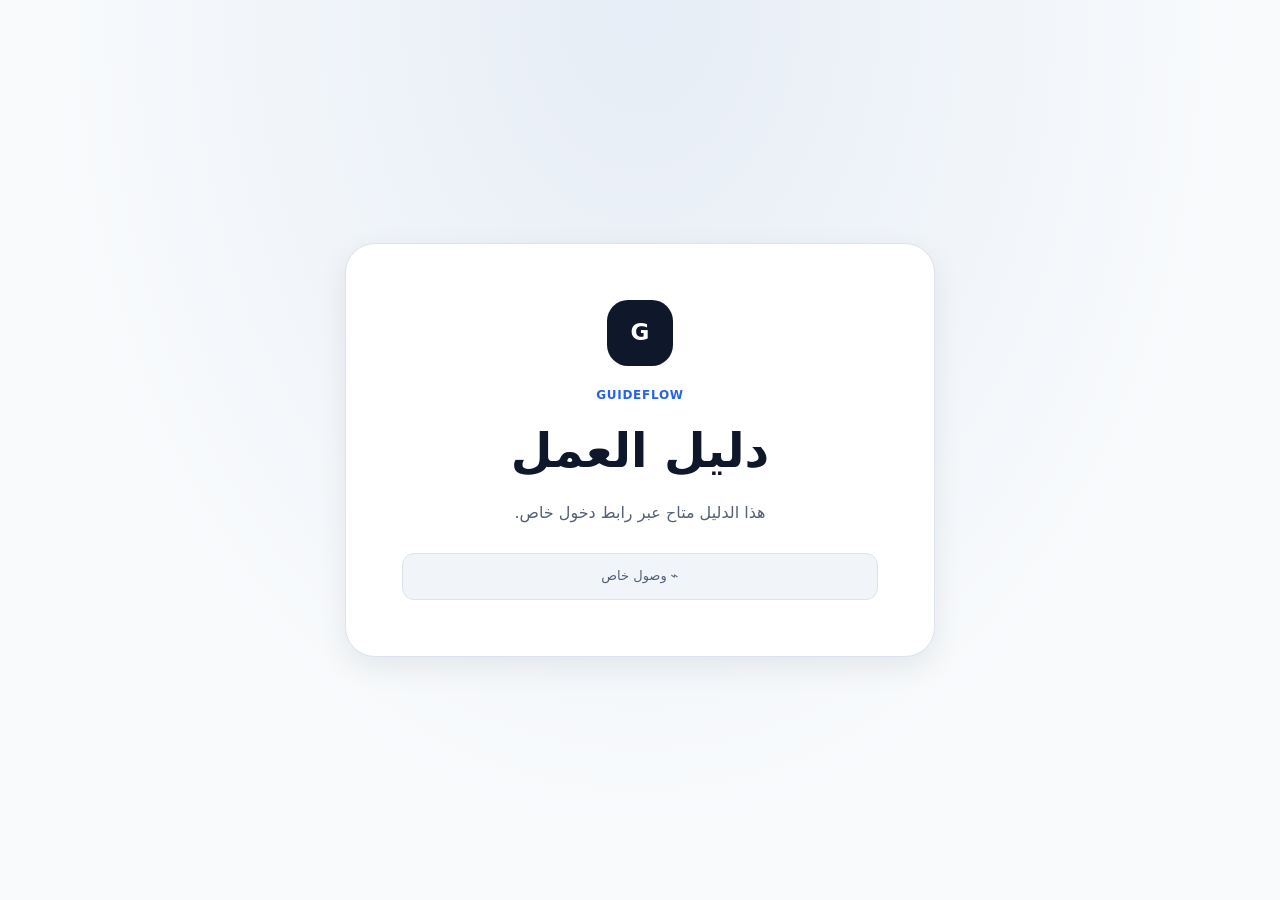
<file: index.html>
<!doctype html>
<html lang="ar" dir="rtl">
<head>
  <meta charset="utf-8" />
  <meta name="viewport" content="width=device-width,initial-scale=1" />
  <meta name="color-scheme" content="light dark" />
  <meta name="robots" content="noindex,nofollow" />
  <meta http-equiv="Cache-Control" content="no-cache, no-store, must-revalidate" />
  <meta http-equiv="Pragma" content="no-cache" />
  <meta http-equiv="Expires" content="0" />
  <title>GuideFlow</title>
  <link rel="stylesheet" href="./design-tokens.css?v=20260918-1" />
  <link rel="stylesheet" href="./styles.css?v=20260916-9" />
  <link rel="stylesheet" href="./enhancements.css?v=20260916-9" />
  <link rel="stylesheet" href="./lesson-v2.css?v=20260916-9" />
  <link rel="stylesheet" href="./student-premium-theme.css?v=20260918-1" />
</head>
<body>
  <div id="app">
    <div class="boot"><div class="brand-mark">G</div><p>GuideFlow</p><span>Loading…</span></div>
  </div>
  <script src="./access-policy.js?v=20260916-9"></script>
  <script src="./release-runtime.js?v=20260916-9"></script>
  <script src="./media-config.js?v=20260916-3"></script>
  <script src="./media-runtime.js?v=20260916-9"></script>
  <script src="./lesson-v2-runtime.js?v=20260916-12"></script>
  <script src="./adspower-runtime.js?v=20260916-1"></script>
  <script src="./owner-preview.js?v=20260919-1"></script>
  <script type="module" src="./app.js?v=20260918-1"></script>
  <script src="./student-experience.js?v=20260918-1" defer></script>
</body>
</html>
</file>
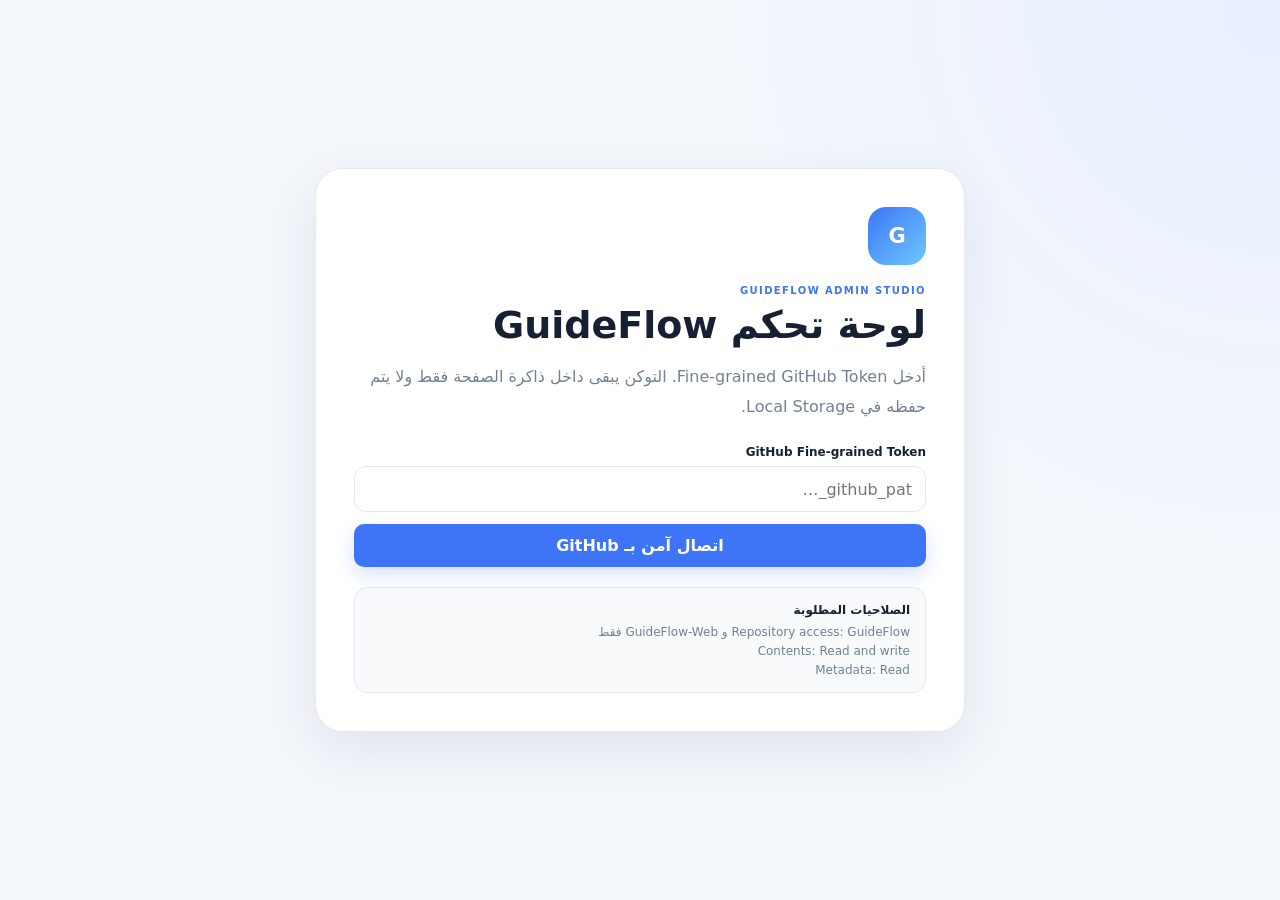
<file: admin.html>
<!doctype html>
<html lang="ar" dir="rtl">
<head>
  <meta charset="utf-8" />
  <meta name="viewport" content="width=device-width,initial-scale=1" />
  <meta name="robots" content="noindex,nofollow" />
  <meta http-equiv="Cache-Control" content="no-cache, no-store, must-revalidate" />
  <meta http-equiv="Pragma" content="no-cache" />
  <meta http-equiv="Expires" content="0" />
  <title>GuideFlow Admin Studio</title>
  <link rel="stylesheet" href="./design-tokens.css?v=20260918-1" />
  <link rel="stylesheet" href="./admin-premium-theme.css?v=20260918-1" />
  <link rel="stylesheet" href="./admin-premium-layout.css?v=20260918-1" />
  <link rel="stylesheet" href="./admin-dashboard-premium.css?v=20260918-2" />
  <link rel="stylesheet" href="./admin-content-premium.css?v=20260918-3" />
  <link rel="stylesheet" href="./admin-access-agreements-premium.css?v=20260918-4" />
  <link rel="stylesheet" href="./admin.css?v=20260916-5" />
  <link rel="stylesheet" href="./admin-enhancements.css?v=20260916-5" />
  <link rel="stylesheet" href="./admin-v2.css?v=20260916-5" />
  <link rel="stylesheet" href="./admin-link-manager.css?v=20260916-2" />
  <link rel="stylesheet" href="./agreements.css?v=20260917-1" />
</head>
<body>
  <div id="adminApp"></div>
  <script src="./admin-conflict-retry.js?v=20260917-1"></script>
  <script src="./admin-release-runtime.js?v=20260916-5"></script>
  <script src="./admin-publish-status.js?v=20260916-5"></script>
  <script src="./admin-simple-confirm.js?v=20260916-5"></script>
  <script src="./admin-link-manager.js?v=20260916-2"></script>
  <script type="module" src="./admin-v2.js?v=20260917-1"></script>
</body>
</html>
</file>
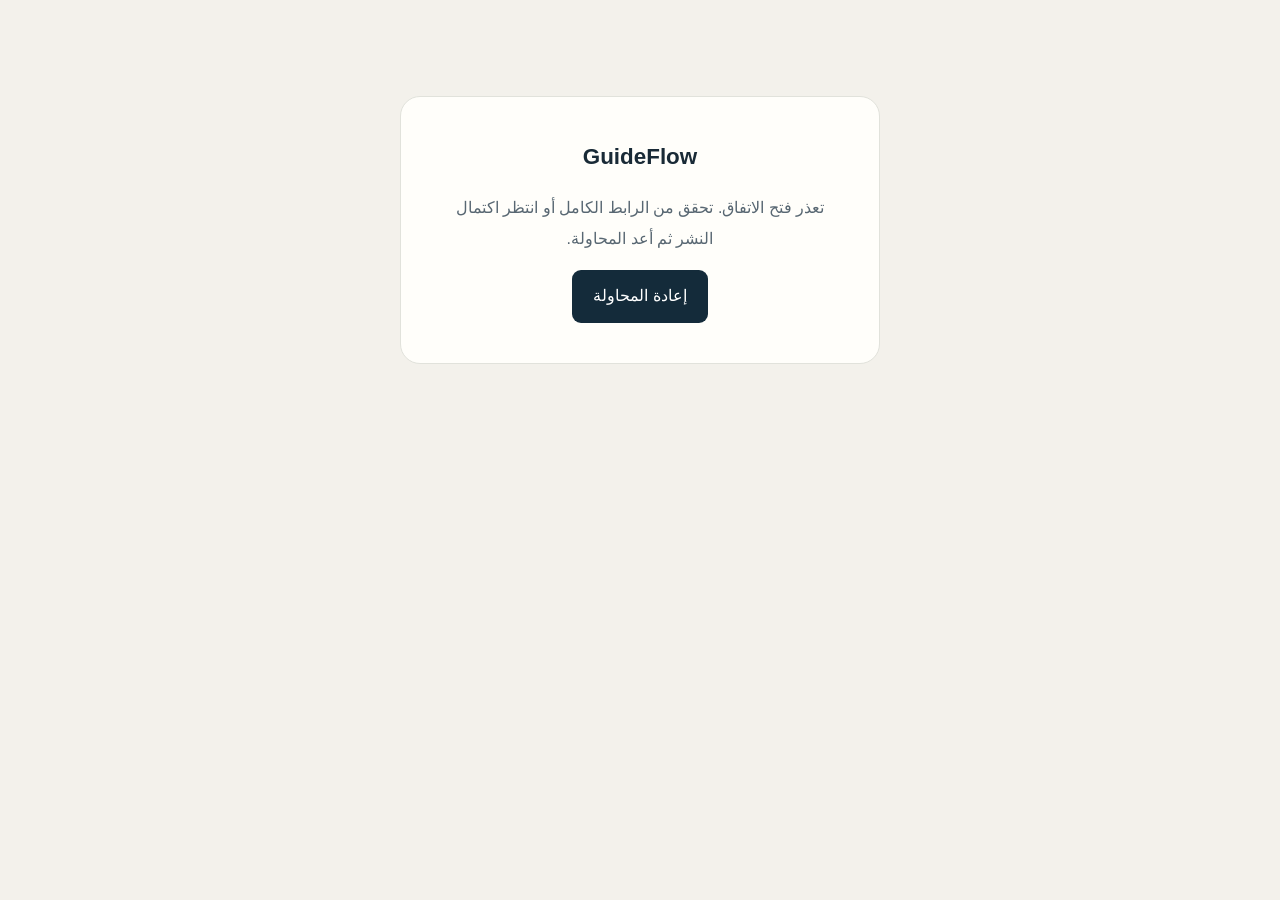
<file: agreement.html>
<!doctype html>
<html lang="ar" dir="rtl">
<head>
  <meta charset="utf-8">
  <meta name="viewport" content="width=device-width, initial-scale=1">
  <meta name="robots" content="noindex,nofollow,noarchive">
  <meta name="referrer" content="no-referrer">
  <meta http-equiv="Content-Security-Policy" content="default-src 'none'; script-src 'self'; style-src 'self'; connect-src 'self'; img-src 'self'; base-uri 'none'; form-action 'none'">
  <title>GuideFlow — اتفاق شراء / Accord d’achat</title>
  <meta name="theme-color" content="#142b3a">
  <link rel="stylesheet" href="./agreement-theme.css?v=20260918-1">
</head>
<body class="agreement-page">
  <main id="agreementApp" class="agreement-document"><div class="agreement-loading" role="status"><span aria-hidden="true"></span>جارٍ فتح الاتفاق… / Chargement de l’accord…</div></main>
  <noscript>يرجى تفعيل JavaScript لعرض الاتفاق. / Activez JavaScript pour afficher l’accord.</noscript>
  <script type="module" src="./agreement-page.mjs?v=20260918-1"></script>
</body>
</html>
</file>
<file: design-tokens.css>
:root {
  /* GuideFlow Hybrid Premium Academy Design Tokens */
  --gf-bg: #f8fafc;
  --gf-surface: #ffffff;
  --gf-surface-muted: #f1f5f9;
  --gf-text: #0f172a;
  --gf-text-muted: #64748b;

  --gf-navy: #0f172a;
  --gf-primary: #2563eb;
  --gf-primary-soft: #dbeafe;
  --gf-gold: #c8a45d;

  --gf-success: #16a34a;
  --gf-warning: #d97706;
  --gf-danger: #dc2626;

  --gf-radius-sm: 8px;
  --gf-radius-md: 14px;
  --gf-radius-lg: 22px;

  --gf-shadow-sm: 0 1px 3px rgba(15, 23, 42, 0.08);
  --gf-shadow-md: 0 10px 30px rgba(15, 23, 42, 0.08);

  --gf-space-1: 4px;
  --gf-space-2: 8px;
  --gf-space-3: 12px;
  --gf-space-4: 16px;
  --gf-space-5: 24px;
  --gf-space-6: 32px;

  --gf-transition: 180ms ease;
}

/* Admin Studio theme foundation */
.admin-premium-card {
  background: var(--gf-surface);
  border-radius: var(--gf-radius-md);
  box-shadow: var(--gf-shadow-sm);
}

.gf-muted {
  color: var(--gf-text-muted);
}
</file>
<file: styles.css>
*{box-sizing:border-box}:root{--bg:#f6f8fb;--panel:#fff;--soft:#f3f6fa;--soft2:#eef3f8;--text:#172133;--muted:#7b8798;--line:#e7ebf0;--nav:#0b1420;--nav2:#131f2d;--blue:#3c78f4;--blue2:#6db8ff;--green:#19a677;--red:#ea5b68;--shadow:0 18px 48px rgba(24,37,56,.07)}body[data-theme="dark"]{--bg:#0b1118;--panel:#121923;--soft:#0e1620;--soft2:#15202c;--text:#eef3f8;--muted:#97a4b4;--line:#24303d;--nav:#060b11;--nav2:#0e1722;--shadow:0 18px 48px rgba(0,0,0,.28)}html{scroll-behavior:smooth}html,body{margin:0;min-height:100%;font-family:Inter,system-ui,-apple-system,"Segoe UI",Tahoma,Arial,sans-serif}body{background:var(--bg);color:var(--text);transition:background .2s,color .2s}button{font:inherit}.boot,.gate-shell{min-height:100vh;display:grid;place-items:center;padding:24px}.boot{gap:10px;align-content:center}.boot p{margin:8px 0 0;font-weight:800}.boot span{color:var(--muted);font-size:13px}.gate-card{width:min(590px,100%);padding:46px;border:1px solid #253142;border-radius:30px;background:linear-gradient(180deg,#151d28,#101720);box-shadow:0 28px 80px rgba(0,0,0,.32);text-align:center;color:#f7f9fc}.brand-mark{width:42px;height:42px;border-radius:13px;display:grid;place-items:center;background:linear-gradient(135deg,var(--blue),var(--blue2));font-weight:900;color:#fff;box-shadow:0 10px 24px rgba(61,117,246,.22)}.brand-mark.large{width:66px;height:66px;border-radius:21px;margin:0 auto 20px;font-size:23px}.eyebrow{display:block;color:#8bbcff;font-size:10px;font-weight:900;letter-spacing:.12em;text-transform:uppercase}.gate-card h1{font-size:48px;line-height:1.08;margin:12px 0 14px}.gate-card p{color:#aab6c5;line-height:1.9;margin:0 auto;max-width:450px}.security-note{margin-top:25px;padding:12px 14px;border-radius:12px;background:#0b131c;border:1px solid #243141;color:#a9bad1;font-size:13px}.danger-note{color:#ffc0c5;border-color:#56313a}.app-shell{min-height:100vh}.sidebar{position:fixed;inset-block:0;inset-inline-start:0;width:264px;background:linear-gradient(180deg,var(--nav),#08111b);color:#e6edf7;padding:20px 16px;overflow:auto;z-index:30;border-inline-end:1px solid rgba(255,255,255,.05)}.brand{display:flex;align-items:center;gap:11px;padding:0 5px 20px;border-bottom:1px solid rgba(255,255,255,.06)}.brand>div:last-child{display:flex;flex-direction:column;gap:2px}.brand strong{font-size:15px}.brand span{font-size:10px;color:#7f8da0}.sidebar nav{margin-top:16px}.nav-item,.lesson-link{width:100%;border:0;background:transparent;color:#dbe5f2;border-radius:9px;padding:10px 11px;display:flex;align-items:center;gap:9px;cursor:pointer;text-align:start}.nav-item:hover,.nav-item.active,.lesson-link:hover,.lesson-link.active{background:rgba(255,255,255,.055)}.side-label{font-size:9px;letter-spacing:.09em;text-transform:uppercase;color:#607087;margin:18px 7px 7px}.side-module{border:1px solid rgba(255,255,255,.045);background:rgba(255,255,255,.018);border-radius:12px;padding:10px;margin-top:7px}.side-module-title{display:flex;align-items:center;gap:8px;margin-bottom:5px}.side-module-title span{font-size:9px;color:#91a0b4;background:rgba(255,255,255,.06);padding:4px 6px;border-radius:6px}.side-module-title b{font-size:12px}.lesson-link{padding:8px 4px;font-size:12px;color:#aab6c6}.lesson-link i{width:7px;height:7px;border-radius:50%;background:#3d4a5b}.lesson-link.active i{background:#64b1ff;box-shadow:0 0 0 4px rgba(100,177,255,.1)}.private-box{margin-top:20px;padding:10px 11px;border-radius:11px;border:1px solid rgba(255,255,255,.045);background:transparent;display:flex;gap:9px;align-items:center;opacity:.72}.private-box>span{width:28px;height:28px;border-radius:8px;background:#111e30;color:#5fa8ef;display:grid;place-items:center;font-size:12px}.private-box div{display:flex;flex-direction:column}.private-box b{font-size:11px}.private-box small{color:#768598;margin-top:2px;line-height:1.35;font-size:9px}.main-area{margin-inline-start:264px;min-height:100vh}.topbar{height:58px;position:sticky;top:0;z-index:20;background:color-mix(in srgb,var(--bg) 92%,transparent);backdrop-filter:blur(14px);border-bottom:1px solid var(--line);display:flex;justify-content:space-between;align-items:center;padding:0 24px}.crumb{display:flex;align-items:center;gap:7px;color:var(--muted);font-size:12px}.crumb em{font-style:normal;opacity:.45}.crumb strong{color:var(--text);max-width:520px;white-space:nowrap;overflow:hidden;text-overflow:ellipsis}.top-actions{display:flex;gap:7px}.top-actions button,.back-btn{height:34px;border-radius:9px;border:1px solid var(--line);background:var(--panel);color:var(--text);padding:0 11px;cursor:pointer}.top-actions button:last-child{width:34px;padding:0}.page-wrap{max-width:1380px;margin:auto;padding:28px 32px 42px}.hero{min-height:410px;border-radius:26px;padding:44px 46px;color:#fff;background:linear-gradient(135deg,#102742,#16436f 56%,#2865a7);display:grid;grid-template-columns:1.05fr .95fr;gap:40px;align-items:center;position:relative;overflow:hidden;box-shadow:var(--shadow)}.hero:after{content:"";position:absolute;width:500px;height:500px;border-radius:50%;background:rgba(255,255,255,.045);inset-inline-end:-180px;top:-220px}.hero-copy{position:relative;z-index:2}.hero-copy h1{font-size:clamp(40px,5vw,70px);line-height:1.08;margin:10px 0 15px;max-width:760px}.hero-copy p{font-size:16px;line-height:1.85;color:#d5e2f0;max-width:650px}.primary-btn{margin-top:18px;border:0;background:#fff;color:#17375f;border-radius:11px;padding:12px 16px;font-weight:800;display:flex;align-items:center;gap:16px;cursor:pointer}.hero-art{position:relative;z-index:2;display:grid;place-items:center}.art-window{width:min(500px,100%);height:278px;border-radius:19px;background:#0a131e;border:1px solid rgba(255,255,255,.09);box-shadow:0 24px 58px rgba(0,0,0,.26);overflow:hidden;transform:rotate(-1deg)}.art-bar{height:34px;background:#111c2a;display:flex;gap:6px;align-items:center;padding:0 12px}.art-bar i{width:8px;height:8px;border-radius:50%;background:#516278}.art-body{height:244px;display:grid;grid-template-columns:70px 1fr}.art-side{background:#0f1926;border-inline-end:1px solid rgba(255,255,255,.05)}.art-main{padding:22px}.art-main>span{display:block;height:10px;border-radius:99px;background:#233750;margin-bottom:10px}.art-main>span:first-child{width:54%}.art-main>span:nth-child(2){width:34%}.art-cards{display:grid;grid-template-columns:repeat(3,1fr);gap:9px;margin:19px 0}.art-cards b{height:58px;border-radius:9px;background:#142842;border:1px solid #204166}.art-screen{height:78px;border-radius:11px;background:linear-gradient(135deg,#17314f,#22588f)}.badge{position:absolute;font-style:normal;background:#fff;color:#163454;border-radius:9px;padding:7px 10px;font-size:11px;font-weight:900;box-shadow:0 10px 24px rgba(0,0,0,.18)}.badge.b1{top:22px;inset-inline-end:0}.badge.b2{bottom:22px;inset-inline-start:0}.section-head{display:flex;align-items:end;justify-content:space-between;margin:36px 2px 14px}.section-head h2{font-size:27px;margin:6px 0}.dark-eye{color:var(--blue)}.version{font-size:11px;color:var(--muted);border:1px solid var(--line);padding:6px 9px;border-radius:8px}.module-list{display:flex;flex-direction:column;gap:8px}.module-row{display:grid;grid-template-columns:48px 1fr auto;gap:14px;align-items:center;background:var(--panel);border:1px solid var(--line);border-radius:14px;padding:17px 18px}.module-no{font-size:11px;font-weight:900;color:var(--muted)}.module-copy{display:flex;flex-direction:column;gap:8px}.module-copy strong{font-size:16px}.module-copy div{display:flex;gap:7px;flex-wrap:wrap}.module-copy button{border:0;background:var(--soft);color:var(--text);border-radius:999px;padding:7px 10px;cursor:pointer;font-size:11px}.module-copy button:hover{background:var(--soft2)}.available{font-size:10px;font-weight:800;color:#2563eb;background:#eaf2ff;padding:6px 9px;border-radius:999px}.back-btn{margin-bottom:14px}.lesson-intro{padding:8px 2px 24px;border-bottom:1px solid var(--line)}.lesson-meta{display:flex;align-items:center;gap:8px}.lesson-meta span{font-size:10px;background:var(--text);color:var(--panel);padding:5px 8px;border-radius:7px;font-weight:900}.lesson-meta b{font-size:10px;color:var(--muted);letter-spacing:.1em}.lesson-intro h1{font-size:clamp(38px,4.4vw,64px);line-height:1.1;margin:14px 0 12px;max-width:900px}.lesson-intro>p{font-size:16px;line-height:1.8;color:var(--muted);max-width:860px}.stats{display:grid;grid-template-columns:1.5fr .65fr .65fr;gap:0;margin-top:22px;border-top:1px solid var(--line);border-bottom:1px solid var(--line)}.stats div{padding:14px 18px 14px 0;display:flex;flex-direction:column;gap:5px;background:transparent}.stats div+div{border-inline-start:1px solid var(--line);padding-inline-start:18px}.stats span{font-size:10px;color:var(--muted)}.stats strong{font-size:13px;line-height:1.5}.visual-card{margin-top:24px;background:var(--panel);border:0;border-radius:20px;padding:20px;box-shadow:var(--shadow)}.visual-title{margin-bottom:14px}.visual-title h2{font-size:25px;margin:5px 0}.visual-grid{display:grid;grid-template-columns:minmax(0,1.55fr) minmax(300px,.9fr);gap:18px}.interface-mock{position:relative;min-height:370px;border-radius:16px;overflow:hidden;background:#0d141d}.mock-top{height:36px;background:#141e2b;display:flex;align-items:center;gap:6px;padding:0 12px}.mock-top span{width:7px;height:7px;border-radius:50%;background:#516074}.mock-layout{height:334px;display:grid;grid-template-columns:132px 1fr}.mock-sidebar{background:#101823;padding:18px 10px;display:flex;flex-direction:column;gap:12px;color:#9aa9bb;font-size:11px}.mock-sidebar b{background:var(--blue);color:#fff;padding:9px;border-radius:8px}.mock-sidebar strong{color:#edf4ff}.mock-workspace{display:grid;place-items:center;text-align:center;color:#65768b;padding:22px}.mock-empty{font-size:42px;font-weight:900;color:#30445c}.mock-workspace small{max-width:320px;line-height:1.65;font-size:11px}.pin{position:absolute;width:34px;height:34px;border-radius:50%;display:grid;place-items:center;color:#fff;font-style:normal;font-weight:900;border:2px solid #fff;box-shadow:0 7px 18px rgba(0,0,0,.24)}.p1{background:var(--blue);inset-inline-start:90px;top:63px}.p2{background:var(--green);inset-inline-start:90px;top:166px}.p3{background:var(--red);inset-inline-start:90px;top:258px}.zone-list{display:flex;flex-direction:column;gap:0}.zone{flex:1;background:transparent;border:0;border-bottom:1px solid var(--line);border-radius:0;padding:16px 4px;display:flex;gap:12px}.zone:first-child{padding-top:4px}.zone:last-child{border-bottom:0;padding-bottom:4px}.zone>span{width:30px;height:30px;border-radius:50%;display:grid;place-items:center;color:#fff;font-weight:900;flex:0 0 auto;font-size:12px}.z1>span{background:var(--blue)}.z2>span{background:var(--green)}.z3>span{background:var(--red)}.zone small{color:var(--muted);font-weight:800;font-size:10px}.zone h3{margin:2px 0 6px;font-size:16px}.zone p{margin:0;color:var(--muted);font-size:12px;line-height:1.65}.rule{margin-top:14px;border-radius:13px;background:#141d28;color:#fff;padding:15px 17px;display:flex;align-items:center;justify-content:space-between}.rule strong{font-size:13px}.rule>span{width:29px;height:29px;border-radius:50%;background:#243245;display:grid;place-items:center;font-weight:900}.two-col{display:grid;grid-template-columns:1fr 1fr;gap:14px;margin-top:14px}.plain-card{background:var(--panel);border:0;border-radius:15px;padding:18px;box-shadow:0 8px 26px rgba(27,40,58,.035)}.chips{display:flex;gap:7px;flex-wrap:wrap;margin-top:12px}.chips b{background:var(--soft);border:0;border-radius:999px;padding:7px 10px;font-size:11px}.plain-card ul{margin:10px 0 0;padding-inline-start:19px;color:var(--muted);line-height:1.8;font-size:13px}.danger-eye{color:var(--red)}.check-card{margin-top:14px;background:var(--panel);border:0;border-radius:15px;padding:18px;display:grid;grid-template-columns:.85fr 1.65fr;gap:20px;align-items:center;box-shadow:0 8px 26px rgba(27,40,58,.035)}.check-card h2{margin:6px 0;font-size:19px}.checks{display:grid;grid-template-columns:1fr 1fr;gap:7px}.checks label{display:flex;gap:8px;align-items:center;background:var(--soft);border-radius:9px;padding:10px 11px;font-size:12px}.lesson-footer{display:flex;justify-content:space-between;gap:20px;color:var(--muted);font-size:11px;padding:15px 2px 4px}@media(max-width:1100px){.hero{grid-template-columns:1fr}.hero-art{margin-top:8px}.visual-grid{grid-template-columns:1fr}.stats{grid-template-columns:1fr 1fr}.stats div:first-child{grid-column:1/-1;border-bottom:1px solid var(--line)}.stats div:nth-child(2){border-inline-start:0}.check-card{grid-template-columns:1fr}.interface-mock{min-height:340px}.mock-layout{height:304px}}@media(max-width:820px){.sidebar{position:relative;width:100%;inset:auto;border-inline-end:0}.main-area{margin-inline-start:0}.topbar{position:relative;padding:0 14px}.page-wrap{padding:18px}.hero{padding:28px;min-height:0}.hero-copy h1{font-size:42px}.hero-art{display:none}.module-row{grid-template-columns:40px 1fr}.available{display:none}.lesson-intro h1{font-size:40px}.stats{grid-template-columns:1fr;border:0}.stats div,.stats div+div,.stats div:first-child{grid-column:auto;border:0;border-bottom:1px solid var(--line);padding:12px 0}.visual-card{padding:14px}.visual-grid{gap:14px}.interface-mock{min-height:300px}.mock-layout{height:264px;grid-template-columns:115px 1fr}.mock-sidebar{font-size:10px;gap:10px}.pin{display:none}.two-col{grid-template-columns:1fr}.checks{grid-template-columns:1fr}.lesson-footer{flex-direction:column;gap:7px}.crumb span,.crumb em{display:none}}
</file>
<file: enhancements.css>
/* GuideFlow incremental UI enhancements */
.refresh-btn{min-width:92px!important;display:inline-flex;align-items:center;justify-content:center;gap:7px;padding:0 12px!important}
.refresh-btn:disabled{opacity:.55;cursor:wait}
.refresh-state{display:inline-flex;align-items:center;min-height:32px;padding:0 10px;border-radius:999px;background:#eaf8f1;color:#197554;font-size:11px;font-weight:800;border:1px solid #d2efe1}
body[data-theme="dark"] .refresh-state{background:#10291f;color:#7ce0b4;border-color:#204b39}
.concept-panel{min-height:390px;border-radius:18px;background:linear-gradient(145deg,#0d1622,#14263a);color:#eef5ff;padding:34px;display:flex;flex-direction:column;justify-content:center;position:relative;overflow:hidden}
.concept-panel:after{content:"";position:absolute;width:260px;height:260px;border-radius:50%;background:rgba(88,166,255,.08);inset-inline-end:-80px;top:-90px}
.concept-tool{position:relative;z-index:1;display:inline-flex;align-self:flex-start;padding:6px 10px;border-radius:999px;background:#172b43;color:#77bbff;font-size:11px;font-weight:900;letter-spacing:.08em;text-transform:uppercase}
.concept-panel h3{position:relative;z-index:1;font-size:32px;line-height:1.2;margin:15px 0 10px;max-width:640px}
.concept-panel>p{position:relative;z-index:1;color:#a9b7c8;line-height:1.8;max-width:680px;margin:0}
.concept-steps{position:relative;z-index:1;display:grid;gap:9px;margin-top:24px}
.concept-step{display:flex;gap:11px;align-items:center;padding:11px 12px;border:1px solid rgba(255,255,255,.08);background:rgba(255,255,255,.035);border-radius:12px}
.concept-step>span{width:30px;height:30px;border-radius:50%;background:#2d70f5;color:white;display:grid;place-items:center;font-weight:900;flex:0 0 auto}
.concept-step div{display:flex;flex-direction:column;gap:2px}
.concept-step small{color:#788ca5;font-size:10px}
.concept-step strong{font-size:12px}
@media(max-width:820px){.refresh-state{display:none}.refresh-btn{min-width:40px!important}.refresh-btn span{display:none}.concept-panel{min-height:300px;padding:24px}.concept-panel h3{font-size:26px}}
</file>
<file: lesson-v2.css>
.gf-course-page{max-width:1120px;margin:0 auto;padding:24px 6px 100px;color:var(--text)}
.gf-back{border:0;background:transparent;color:var(--muted);font-weight:800;cursor:pointer;margin:4px 0 34px;padding:8px 0;font-size:14px}
.gf-course-hero{padding:22px 0 56px;border-bottom:1px solid var(--line)}
.gf-lesson-badge{display:inline-flex;align-items:center;min-height:34px;padding:0 14px;border-radius:999px;background:rgba(59,130,246,.1);color:#2563eb;font-weight:900;font-size:13px;margin-bottom:18px}
.gf-course-hero h1{font-size:clamp(38px,5vw,64px);line-height:1.08;margin:0 0 18px;letter-spacing:-.03em}
.gf-course-hero p{max-width:820px;margin:0;color:var(--muted);font-size:19px;line-height:1.9}
.gf-objective{display:flex;gap:18px;align-items:flex-start;margin:58px 0 82px;padding:28px 30px;border:1px solid rgba(59,130,246,.18);background:linear-gradient(135deg,rgba(59,130,246,.08),rgba(59,130,246,.02));border-radius:22px}
.gf-objective>span{display:grid;place-items:center;width:46px;height:46px;flex:0 0 46px;border-radius:14px;background:#2563eb;color:white;font-size:26px}
.gf-objective h2,.gf-reading-section h2,.gf-step h2,.gf-result h2,.gf-final-note h2,.gf-practical-intro h2{margin:0 0 12px;font-size:27px;line-height:1.35}
.gf-objective p,.gf-reading-section p,.gf-step p,.gf-final-note p,.gf-practical-intro p{margin:0;color:var(--muted);font-size:17px;line-height:2}
.gf-reading-section{padding:0 0 76px;max-width:900px}
.gf-reading-section h2{font-size:31px}
.gf-example{max-width:840px;margin:-34px 0 82px;padding:20px 24px;border-inline-start:4px solid #f59e0b;background:rgba(245,158,11,.07);border-radius:14px}
.gf-example strong{display:block;margin-bottom:8px;color:#b45309;font-size:16px}.gf-example p{margin:0;line-height:1.9;color:var(--text)}
.gf-practical-intro{display:flex;gap:18px;align-items:flex-start;margin:20px 0 66px;padding-top:52px;border-top:1px solid var(--line)}
.gf-practical-intro>span{font-size:13px;font-weight:900;color:#2563eb;border:1px solid rgba(37,99,235,.2);padding:7px 10px;border-radius:10px}
.gf-step{padding:0 0 102px}
.gf-step-copy{display:flex;gap:18px;align-items:flex-start;margin-bottom:32px;max-width:900px}
.gf-step-copy>span{display:grid;place-items:center;width:44px;height:44px;flex:0 0 44px;border-radius:50%;background:#0f2742;color:white;font-weight:900;font-size:17px}
.gf-step-copy h2{font-size:29px}
.gf-full-shot{margin:0;border:1px solid var(--line);border-radius:22px;overflow:hidden;background:#0d1622;box-shadow:0 18px 48px rgba(15,23,42,.12)}
.gf-full-shot img{display:block;width:100%;height:auto;object-fit:contain;background:#0d1622}
.gf-full-shot figcaption{padding:13px 18px;background:var(--panel);border-top:1px solid var(--line);color:var(--muted);font-size:12px;line-height:1.6}
.gf-settings-list{display:grid;grid-template-columns:repeat(2,minmax(0,1fr));gap:10px 18px;max-width:760px;margin:0 0 32px}
.gf-settings-list div{padding:12px 14px;border:1px solid var(--line);border-radius:12px;background:var(--panel);font-size:14px;font-weight:800}
.gf-result{margin:6px 0 64px;padding:32px;border-radius:22px;border:1px solid rgba(16,185,129,.2);background:rgba(16,185,129,.06)}
.gf-result>div{display:grid;gap:12px}.gf-result p{display:flex;gap:10px;align-items:flex-start;margin:0;line-height:1.8;color:var(--text)}.gf-result p span{color:#059669;font-weight:900}
.gf-final-note{padding:28px 30px;border-radius:20px;background:var(--panel);border:1px solid var(--line)}
.gf-final-note h2{font-size:22px}

/* Remaining lessons: one clear reading flow, not a dashboard or quiz. */
.page-wrap>.lesson-intro{padding:28px 0 52px;border-bottom:1px solid var(--line)}
.page-wrap>.visual-card{margin-top:62px}
.visual-grid{grid-template-columns:1fr!important;gap:34px!important}
.zone-list{display:grid!important;grid-template-columns:1fr!important;gap:22px!important}
.zone-list .zone{padding:24px!important}
.two-col{grid-template-columns:1fr!important;gap:26px!important;margin-top:42px!important}
.two-col>.plain-card:nth-child(2){display:none!important}
.check-card{display:none!important}
.guideflow-course-visual{margin-top:12px!important}
.guideflow-course-visual img{max-height:none!important;width:100%!important;height:auto!important;object-fit:contain!important}
.lesson-footer{margin-top:58px!important}

@media(max-width:780px){
  .gf-course-page{padding-bottom:66px}
  .gf-course-hero{padding-bottom:40px}
  .gf-course-hero p{font-size:17px}
  .gf-objective{margin:40px 0 58px;padding:20px}
  .gf-reading-section{padding-bottom:52px}
  .gf-settings-list{grid-template-columns:1fr}
  .gf-step{padding-bottom:72px}
  .gf-step-copy h2{font-size:24px}
  .gf-full-shot{border-radius:15px}
}
</file>
<file: student-premium-theme.css>
/* Student-only presentation layer. Loaded after the existing lesson styles. */
body {
  --bg: var(--gf-bg);
  --panel: var(--gf-surface);
  --soft: var(--gf-surface-muted);
  --text: var(--gf-text);
  --muted: #526176;
  --blue: var(--gf-primary);
  --line: #dce3ed;
  color-scheme: light;
  line-height: 1.6;
}
body[data-theme="dark"] {
  --bg: #0c1421; --panel: #152033; --soft: #1b2a40; --soft2: #243650;
  --text: #edf3fc; --muted: #b3c1d4; --blue: #91baff; --line: #31425a;
  color-scheme: dark;
}
button, a, input { -webkit-tap-highlight-color: transparent; }
button:focus-visible, a:focus-visible, input:focus-visible {
  outline: 3px solid var(--blue); outline-offset: 4px;
}
button { touch-action: manipulation; }
.brand-mark { flex-shrink: 0; background: var(--gf-navy); box-shadow: none; }
.sidebar {
  width: 260px; background: var(--panel); color: var(--text);
  border-inline-end: 1px solid var(--line); padding: 28px 18px;
}
.brand { border-color: var(--line); padding-bottom: 24px; }
.brand strong { font-size: 18px; }
.brand span, .side-label, .private-box small { color: var(--muted); font-size: 12px; }
.side-label { margin-block: 28px 12px; letter-spacing: .04em; }
.side-module { background: transparent; border: 0; padding: 6px 0; margin-block: 14px; }
.side-module-title { align-items: flex-start; margin-bottom: 10px; }
.side-module-title span { background: var(--soft); color: var(--muted); font-size: 12px; }
.side-module-title b { font-size: 14px; }
.nav-item, .lesson-link { color: var(--muted); min-height: 44px; padding: 10px 12px; }
.lesson-link { font-size: 14px; }
.lesson-link i { flex-shrink: 0; background: var(--line); }
.nav-item:hover, .lesson-link:hover { background: var(--soft); color: var(--text); }
.nav-item.active, .lesson-link.active { background: var(--soft); color: var(--blue); font-weight: 700; }
.lesson-link.active { box-shadow: inset 0 -2px var(--gf-gold); }
.private-box { opacity: 1; border-color: var(--line); margin-top: 28px; padding: 16px 10px; }
.private-box small { font-size: 11px; line-height: 1.8; overflow-wrap: anywhere; }
.private-box > span { background: var(--soft); color: var(--blue); }
.main-area { margin-inline-start: 260px; min-width: 0; }
.main-area:focus { outline: none; }
.topbar { height: auto; min-height: 76px; gap: 16px; padding: 12px 32px; }
.crumb { min-width: 0; font-size: 13px; }
.top-actions { flex-shrink: 0; align-items: center; }
.top-actions button, .top-actions button:last-child { min-width: 44px; min-height: 44px; }
.student-outline-toggle { display: none; }
.page-wrap { max-width: 1200px; padding: 36px 40px 48px; overflow-wrap: anywhere; }
.hero {
  min-height: 310px; padding: 40px; gap: 32px; border-radius: 24px;
  background: linear-gradient(120deg, #10243d, #1c3f64); grid-template-columns: minmax(0, 1.4fr) minmax(0, .6fr);
}
.hero-copy h1 { font-size: clamp(2rem, 3.4vw, 3.5rem); line-height: 1.3; letter-spacing: -.025em; }
.hero-copy p { font-size: 1rem; color: #dce6f2; }
.hero .eyebrow { color: #e5c88f; font-size: .75rem; }
.hero .primary-btn { min-height: 48px; background: #ebd4a5; color: #15253b; }
html[dir="ltr"] .primary-btn > span { transform: rotate(180deg); }
.hero-art .art-window { height: 215px; transform: rotate(-3deg); }
.hero-art .art-body { height: 180px; grid-template-columns: 35px 1fr; }
.hero-art .art-main { padding: 16px; }
.hero-art .art-cards b { height: 30px; }
.hero-art .art-screen { height: 45px; }
.hero-art .badge { display: none; }
.eyebrow { font-size: .75rem; letter-spacing: .06em; }
.section-head { align-items: center; gap: 20px; margin-block: 40px 20px; }
.section-head h2 { font-size: 1.6rem; line-height: 1.5; }
.version { white-space: nowrap; font-size: .8rem; }
.module-list { gap: 20px; }
.module-row { grid-template-columns: 48px minmax(0, 1fr) auto; align-items: start; gap: 18px; padding: 26px; border-radius: 20px; box-shadow: var(--gf-shadow-sm); }
.module-no { display: grid; place-items: center; height: 44px; border-radius: 12px; background: var(--soft); color: var(--blue); font-size: 1rem; }
.module-copy { min-width: 0; gap: 18px; }
.module-copy strong { font-size: 1.15rem; line-height: 1.6; }
.module-copy div { display: grid; gap: 8px; }
.module-copy button {
  width: 100%; min-height: 48px; padding: 12px 16px; border-radius: 10px;
  border: 1px solid var(--line); background: var(--panel); text-align: start; font-size: .95rem; line-height: 1.6;
}
.module-copy button:hover { border-color: var(--blue); background: var(--soft); }
.available { background: var(--soft); color: var(--muted); font-size: .75rem; white-space: nowrap; }
.gate-shell { background: radial-gradient(ellipse at top, #e6edf6, var(--bg) 65%); }
.gate-card { background: var(--panel); color: var(--text); border: 1px solid var(--line); box-shadow: var(--gf-shadow-md); padding: clamp(24px, 6vw, 56px); }
.gate-card h1 { font-size: clamp(2rem, 6vw, 3rem); line-height: 1.4; }
.gate-card p { color: var(--muted); }
.gate-card .eyebrow { color: var(--blue); }
.security-note { background: var(--soft); color: var(--muted); border-color: var(--line); }
.danger-note { color: #b42338; border-color: #e9b6bf; }
.gf-course-page { max-width: 1040px; padding: 0; }
.gf-back, .back-btn { min-height: 44px; color: var(--blue); font-size: .9rem; }
.gf-back { margin-bottom: 24px; }
.gf-course-hero, .page-wrap > .lesson-intro { padding: 24px 0 36px; }
.gf-course-hero h1, .lesson-intro h1 { font-size: clamp(2rem, 3.6vw, 3.5rem); line-height: 1.35; letter-spacing: -.02em; }
.gf-course-hero p, .lesson-intro > p { font-size: 1.125rem; line-height: 2; max-width: 75ch; }
.gf-lesson-badge { background: var(--soft); color: var(--blue); border: 1px solid var(--line); }
.gf-objective { margin: 36px 0 52px; padding: 28px; border-color: var(--line); border-inline-start: 4px solid var(--gf-gold); background: var(--panel); }
.gf-objective > span { background: var(--gf-navy); }
.gf-objective > div, .gf-step-copy > div, .gf-practical-intro > div { min-width: 0; }
.gf-reading-section { max-width: 78ch; padding-bottom: 48px; }
.gf-reading-section h2, .gf-step-copy h2 { font-size: clamp(1.35rem, 2.3vw, 1.9rem); line-height: 1.6; }
.gf-objective p, .gf-reading-section p, .gf-step p, .gf-final-note p, .gf-practical-intro p { font-size: 1.0625rem; line-height: 2; }
.gf-example { margin: -12px 0 48px; }
.gf-practical-intro { margin: 8px 0 40px; padding-top: 36px; }
.gf-practical-intro > span { color: var(--blue); border-color: var(--line); }
body[data-theme="dark"] .gf-example strong { color: #ebc785; }
.gf-step { padding-bottom: 64px; }
.gf-step-copy { margin-bottom: 24px; }
.gf-full-shot { border-radius: 16px; background: var(--soft); box-shadow: var(--gf-shadow-sm); }
.gf-full-shot img { width: 100%; max-width: 100%; height: auto; object-fit: contain; }
.gf-full-shot figcaption { font-size: .8125rem; padding: 16px 20px; }
.gf-result { margin-block: 24px 36px; }
.gf-final-note { margin-block: 24px; }
.zone p, .plain-card ul, .stats strong { font-size: 1rem; line-height: 1.9; }
.student-lesson-nav { max-width: 1120px; margin: 0 auto; padding: 0 40px 56px; overflow-wrap: anywhere; }
.student-lesson-nav > p { color: var(--muted); font-size: .875rem; }
.student-lesson-nav > div { display: grid; grid-template-columns: repeat(2, minmax(0, 1fr)); gap: 16px; }
.student-lesson-nav button { cursor: pointer; min-height: 48px; color: var(--text); background: var(--panel); border: 1px solid var(--line); border-radius: 14px; padding: 18px 22px; text-align: start; }
.student-lesson-nav button:hover { border-color: var(--blue); }
.student-lesson-nav button span { display: block; color: var(--blue); font-size: .8125rem; margin-bottom: 6px; }
.student-lesson-nav button strong { font-size: 1rem; line-height: 1.7; }
.student-lesson-nav .student-home { display: block; margin: 24px auto 0; background: transparent; border: 0; color: var(--blue); }
.student-image-button { display: block; width: 100%; border: 0; padding: 0; background: transparent; cursor: zoom-in; }
.student-image-hint { display: block; padding: 8px 16px; color: var(--blue); background: var(--panel); text-align: end; font-size: .8125rem; }
.student-image-dialog { width: min(96vw, 1440px); max-width: 96vw; max-height: 94dvh; padding: 0; border: 1px solid var(--line); border-radius: 18px; background: var(--panel); color: var(--text); }
.student-image-dialog::backdrop { background: rgba(7, 16, 29, .85); }
.student-image-toolbar { position: sticky; top: 0; display: flex; flex-wrap: wrap; gap: 12px; align-items: center; padding: 14px; background: var(--panel); border-bottom: 1px solid var(--line); }
.student-image-toolbar p { flex: 1 1 180px; margin: 0; font-size: .875rem; overflow-wrap: anywhere; }
.student-image-toolbar button { min-height: 44px; cursor: pointer; border: 1px solid var(--line); border-radius: 10px; background: var(--soft); color: var(--text); padding: 8px 14px; }
.student-image-stage { overflow: auto; max-height: 72dvh; padding: 16px; }
.student-image-stage img { display: block; margin: auto; max-width: 100%; height: auto; }
.student-image-stage.is-original img { max-width: none; }
body.student-image-open { overflow: hidden; }
@media (max-width: 1100px) {
  .hero { grid-template-columns: 1fr; }
  .hero-art { display: none; }
  .page-wrap { padding-inline: 28px; }
}
@media (max-width: 820px) {
  .app-shell { display: flex; flex-direction: column; }
  .main-area { margin-inline-start: 0; }
  .sidebar { display: none; position: relative; width: 100%; order: 0; border: 0; border-bottom: 1px solid var(--line); max-height: 55dvh; overflow: auto; }
  .outline-open .sidebar { display: block; }
  .topbar { position: static; flex-wrap: wrap; padding: 12px 16px; gap: 12px; }
  .student-outline-toggle { display: block; min-height: 44px; padding: 8px 12px; border: 1px solid var(--line); border-radius: 10px; background: var(--panel); color: var(--text); cursor: pointer; }
  .crumb { order: 3; width: 100%; }
  .crumb strong { white-space: normal; overflow-wrap: anywhere; }
  .top-actions { margin-inline-start: auto; }
  .page-wrap { padding: 24px 16px 36px; }
  .hero { padding: 28px 24px; border-radius: 18px; }
  .hero-copy h1 { font-size: 2rem; }
  .section-head h2 { font-size: 1.3rem; }
  .module-row { grid-template-columns: 36px minmax(0, 1fr); padding: 20px 16px; gap: 12px; }
  .module-no { height: 36px; }
  .module-copy strong { font-size: 1rem; }
  .module-copy button { padding: 12px; }
  .available { display: inline-flex; grid-column: 2; justify-self: start; }
  .gf-objective { padding: 20px 16px; gap: 12px; }
  .gf-objective > span { width: 32px; height: 32px; flex-basis: 32px; font-size: 20px; }
  .gf-step-copy { gap: 12px; }
  .gf-step-copy > span { width: 32px; height: 32px; flex-basis: 32px; font-size: 14px; }
  .gf-objective h2, .gf-final-note h2, .gf-result h2, .gf-practical-intro h2 { font-size: 1.3rem; }
  .gf-result, .gf-final-note { padding: 22px 18px; }
  .student-lesson-nav { padding: 0 16px 40px; }
  .student-lesson-nav > div { grid-template-columns: 1fr; }
  .student-lesson-nav > div > span:empty { display: none; }
  .student-image-stage { padding: 8px; }
}
@media (prefers-reduced-motion: reduce) {
  html { scroll-behavior: auto; }
  *, *::before, *::after { transition: none !important; scroll-behavior: auto !important; }
}
</file>
<file: admin-premium-theme.css>
/* GuideFlow Hybrid Premium Admin Theme v1 */

.admin-shell.v2{
  --gf-admin-bg:#0b1220;
  --gf-admin-panel:#111b2e;
  --gf-admin-line:rgba(255,255,255,.08);
  --gf-admin-text:#f8fafc;
  --gf-admin-muted:#94a3b8;
  --gf-admin-accent:#d4af37;
}

.admin-shell.v2 .admin-main{
  background:linear-gradient(180deg,#f8fafc 0%,#eef3f9 100%);
}

.admin-shell.v2 .stats-grid article,
.admin-shell.v2 .course-panel{
  border-radius:24px;
  border-color:#e5eaf2;
  box-shadow:0 14px 40px rgba(15,23,42,.06);
  transition:.2s ease;
}

.admin-shell.v2 .stats-grid article:hover,
.admin-shell.v2 .course-panel:hover{
  transform:translateY(-2px);
  box-shadow:0 18px 45px rgba(15,23,42,.1);
}

.admin-shell.v2 .stats-grid article strong{
  letter-spacing:-.03em;
}

.admin-shell.v2 .course-details,
.admin-shell.v2 .preview-language,
.admin-shell.v2 .course-meta>div{
  border-radius:16px;
}

.admin-shell.v2 button,
.admin-shell.v2 .primary-btn,
.admin-shell.v2 .secondary-btn{
  border-radius:12px;
  transition:.2s ease;
}

.admin-shell.v2 button:hover,
.admin-shell.v2 .primary-btn:hover,
.admin-shell.v2 .secondary-btn:hover{
  transform:translateY(-1px);
}

.admin-shell.v2 .mode-pill.live{
  background:#e8f3ff;
  color:#1d4ed8;
}

.admin-shell.v2 .status-box{
  border-radius:18px;
}

/* Night Mode */
body.gf-night .admin-shell.v2,
.admin-shell.v2.gf-night{
  background:#070b14;
  color:#f8fafc;
}

body.gf-night .admin-shell.v2 .admin-main,
.admin-shell.v2.gf-night .admin-main{
  background:linear-gradient(180deg,#070b14 0%,#111827 100%);
}

body.gf-night .admin-shell.v2 .stats-grid article,
body.gf-night .admin-shell.v2 .course-panel,
body.gf-night .admin-shell.v2 .course-details,
body.gf-night .admin-shell.v2 .preview-language,
body.gf-night .admin-shell.v2 .course-meta>div,
.admin-shell.v2.gf-night .stats-grid article,
.admin-shell.v2.gf-night .course-panel{
  background:#111827;
  border-color:rgba(255,255,255,.08);
  color:#f8fafc;
  box-shadow:0 14px 40px rgba(0,0,0,.25);
}

body.gf-night .admin-shell.v2 p,
body.gf-night .admin-shell.v2 small,
.admin-shell.v2.gf-night p,
.admin-shell.v2.gf-night small{
  color:#94a3b8;
}

body.gf-night .admin-shell.v2 input,
body.gf-night .admin-shell.v2 textarea,
.admin-shell.v2.gf-night input,
.admin-shell.v2.gf-night textarea{
  background:#0f172a;
  color:#f8fafc;
  border-color:rgba(255,255,255,.12);
}

@media(max-width:760px){
 .admin-shell.v2 .course-panel,
 .admin-shell.v2 .stats-grid article{
   border-radius:18px;
 }
}
</file>
<file: admin-premium-layout.css>
/* GuideFlow Hybrid Premium Admin Layout v1 */
.admin-shell.v2{
  min-height:100vh;
  background:var(--gf-bg, #f6f8fc);
  color:var(--gf-text,#132238);
}
.admin-shell.v2 .admin-side{
  background:#0f1b33;
  color:#fff;
  border:0;
  box-shadow:0 20px 60px rgba(15,27,51,.18);
}
.admin-shell.v2 .admin-brand span{
  background:linear-gradient(135deg,#d9b35b,#f6d98b);
  color:#0f1b33;
  box-shadow:0 8px 20px rgba(217,179,91,.25);
}
.admin-shell.v2 .admin-side nav a{
  border-radius:12px;
  transition:.2s ease;
}
.admin-shell.v2 .admin-side nav a:hover{
  background:rgba(255,255,255,.1);
  transform:translateX(-3px);
}
.admin-shell.v2 .admin-main{
  max-width:1500px;
}
.admin-shell.v2 .stats-grid article,
.admin-shell.v2 .course-panel{
  border-radius:22px;
  box-shadow:0 14px 35px rgba(20,34,56,.07);
}
.admin-shell.v2 .stats-grid article strong{
  font-size:34px;
}
.admin-shell.v2 .primary-btn{
  border-radius:12px;
  background:linear-gradient(135deg,#123c78,#205db3);
}
.admin-shell.v2 .secondary-btn,
.admin-shell.v2 .mini-btn{
  border-radius:12px;
}
@media(max-width:760px){
 .admin-shell.v2 .admin-main{padding:16px}
}
</file>
<file: admin-dashboard-premium.css>
/* GuideFlow Admin Dashboard Premium Layer */
.admin-shell.v2{
  gap:24px;
}
.admin-shell.v2 .admin-side{
  border-radius:24px;
  padding:22px 16px;
  background:linear-gradient(180deg,#0f172a,#172554);
  box-shadow:0 20px 50px rgba(15,23,42,.18);
}
.admin-shell.v2 .admin-brand span{
  width:42px;
  height:42px;
  display:grid;
  place-items:center;
  border-radius:14px;
  background:linear-gradient(135deg,#d4af37,#f6d77a);
  color:#0f172a;
  font-weight:900;
}
.admin-shell.v2 .admin-side nav a{
  border-radius:12px;
  transition:.2s ease;
}
.admin-shell.v2 .admin-side nav a:hover,
.admin-shell.v2 .admin-side nav a.active{
  background:rgba(255,255,255,.12);
}
.admin-shell.v2 .stats-grid article{
  min-height:120px;
  position:relative;
  overflow:hidden;
}
.admin-shell.v2 .stats-grid article:before{
  content:'';
  position:absolute;
  inset:0 0 auto;
  height:3px;
  background:var(--gf-gold,#d4af37);
}
.admin-shell.v2 .course-panel,
.admin-shell.v2 .links-panel{
  backdrop-filter:blur(8px);
}
.admin-shell.v2 .primary-btn,
.admin-shell.v2 .secondary-btn{
  border-radius:12px;
  min-height:42px;
}
@media(max-width:760px){
 .admin-shell.v2 .admin-side{border-radius:18px}
}

/* GuideFlow Admin Dark Mode */
.admin-shell.v2[data-theme="dark"],
body[data-theme="dark"] .admin-shell.v2{
  color:#e5e7eb;
}

body[data-theme="dark"] .admin-main,
body[data-theme="dark"] .course-panel,
body[data-theme="dark"] .create-panel,
body[data-theme="dark"] .links-panel,
body[data-theme="dark"] .section-title,
body[data-theme="dark"] .panel-head{
  background:#111827;
  color:#e5e7eb;
}

body[data-theme="dark"] input,
body[data-theme="dark"] select,
body[data-theme="dark"] textarea{
  background:#1f2937;
  color:#f9fafb;
  border-color:#374151;
}

body[data-theme="dark"] .section-subtitle,
body[data-theme="dark"] p,
body[data-theme="dark"] small{
  color:#9ca3af;
}

body[data-theme="dark"] .secondary-btn{
  background:#1f2937;
  color:#f9fafb;
  border-color:#374151;
}
</file>
<file: admin-content-premium.css>
/* GuideFlow Admin Premium Content Layer v1 */

.admin-shell.v2 .course-preview-grid,
.admin-shell.v2 .preview-language,
.admin-shell.v2 .preview-module,
.admin-shell.v2 .issued-card,
.admin-shell.v2 .links-tools,
.admin-shell.v2 .agreement-card {
  border-radius: 22px;
  border: 1px solid rgba(148,163,184,.18);
  background: var(--gf-surface, #ffffff);
  box-shadow: 0 18px 45px rgba(15,23,42,.08);
}

.admin-shell.v2 .preview-module {
  padding: 22px;
  margin-bottom: 18px;
}

.admin-shell.v2 .preview-module-head {
  display:flex;
  align-items:center;
  gap:12px;
  margin-bottom:16px;
}

.admin-shell.v2 .preview-module-head span,
.admin-shell.v2 .lang-pill {
  background: rgba(37,99,235,.1);
  color: var(--gf-primary, #2563eb);
  border-radius:999px;
  padding:6px 12px;
  font-weight:700;
}

.admin-shell.v2 .preview-lessons article {
  display:flex;
  gap:14px;
  padding:16px;
  margin-top:10px;
  border-radius:16px;
  background:#f8fafc;
}

.admin-shell.v2 .issued-card,
.admin-shell.v2 .agreement-card {
  padding:24px;
}

.admin-shell.v2 .row-actions button,
.admin-shell.v2 button {
  border-radius:12px;
}

@media(max-width:800px){
 .admin-shell.v2 .preview-lessons article{flex-direction:column}
}
</file>
<file: admin-access-agreements-premium.css>
/* GuideFlow Premium Access & Agreements Layer
   Hybrid Premium Academy design extension
*/

.access-panel,
.agreement-card,
.link-card,
.release-card {
  border-radius: var(--gf-radius-lg, 18px);
  box-shadow: var(--gf-shadow-md, 0 12px 30px rgba(0,0,0,.08));
  border: 1px solid rgba(15, 23, 42, .08);
  transition: transform .2s ease, box-shadow .2s ease;
}

.access-panel:hover,
.agreement-card:hover,
.link-card:hover,
.release-card:hover {
  transform: translateY(-2px);
  box-shadow: var(--gf-shadow-lg, 0 18px 40px rgba(0,0,0,.12));
}

.status-badge {
  border-radius: 999px;
  font-weight: 600;
  padding: .35rem .75rem;
}

.agreement-card .amount,
.payment-summary {
  font-weight: 700;
  letter-spacing: .02em;
}

@media (max-width: 768px) {
  .access-panel,
  .agreement-card,
  .link-card,
  .release-card {
    border-radius: 14px;
  }
}
</file>
<file: admin.css>
*{box-sizing:border-box}:root{--bg:#f3f6fb;--panel:#fff;--panel2:#f8fafc;--text:#172033;--muted:#718096;--line:#e5eaf1;--nav:#0b1420;--blue:#3d75f6;--green:#16a36d;--red:#df5562;--amber:#d28b21;--shadow:0 18px 50px rgba(28,40,62,.08)}html{scroll-behavior:smooth}html,body{margin:0;min-height:100%;font-family:Inter,system-ui,-apple-system,"Segoe UI",Tahoma,Arial,sans-serif;background:var(--bg);color:var(--text)}button,input,select{font:inherit}.connect-shell{min-height:100vh;display:grid;place-items:center;padding:28px;background:radial-gradient(circle at top right,#e7efff 0,transparent 35%),var(--bg)}.connect-card{width:min(650px,100%);background:var(--panel);border:1px solid var(--line);border-radius:28px;padding:38px;box-shadow:var(--shadow)}.connect-brand{width:58px;height:58px;border-radius:18px;background:linear-gradient(135deg,#3d75f6,#6dc8ff);display:grid;place-items:center;color:#fff;font-weight:900;font-size:21px;margin-bottom:20px}.kicker{display:block;font-size:10px;letter-spacing:.14em;font-weight:900;color:var(--blue);text-transform:uppercase}.connect-card h1,.admin-top h1,.panel-head h2,.section-title h2{margin:7px 0 0}.connect-card h1{font-size:38px}.connect-card>p{color:var(--muted);line-height:1.85;margin:15px 0 24px}.token-input,.form-grid label{display:flex;flex-direction:column;gap:7px}.token-input span,.form-grid label>span{font-size:12px;font-weight:800}.token-input input,.form-grid input,.form-grid select,.issued-link input{height:46px;border:1px solid var(--line);border-radius:11px;background:#fff;color:var(--text);padding:0 13px;outline:none}.token-input input:focus,.form-grid input:focus,.form-grid select:focus{border-color:#9ab8ff;box-shadow:0 0 0 3px rgba(61,117,246,.08)}.primary-btn,.secondary-btn,.ghost-btn,.danger-btn{border:0;border-radius:10px;cursor:pointer;font-weight:800}.primary-btn{background:var(--blue);color:#fff;padding:12px 17px;box-shadow:0 8px 20px rgba(61,117,246,.2)}.primary-btn.wide{width:100%;margin-top:12px}.secondary-btn{background:#fff;color:var(--text);border:1px solid var(--line);padding:10px 13px}.permission-note{margin-top:20px;padding:15px;border:1px solid var(--line);background:var(--panel2);border-radius:13px;display:flex;flex-direction:column;gap:5px;color:var(--muted);font-size:12px}.permission-note b{color:var(--text);margin-bottom:3px}.status-box{margin-top:14px;border-radius:10px;padding:11px 13px;font-size:12px;background:#eef4ff;color:#285bb9;border:1px solid #d8e5ff}.status-box.error{background:#fff0f2;color:#aa3645;border-color:#ffd8de}.status-box.success{background:#ecfbf5;color:#16704f;border-color:#c9f1df}.admin-shell{min-height:100vh}.admin-side{position:fixed;inset-block:0;inset-inline-start:0;width:255px;background:linear-gradient(180deg,var(--nav),#08111b);color:#e9f0f8;padding:21px 17px;display:flex;flex-direction:column}.admin-brand{display:flex;gap:11px;align-items:center;padding:0 5px 20px;border-bottom:1px solid rgba(255,255,255,.07)}.admin-brand>span{width:40px;height:40px;border-radius:12px;background:linear-gradient(135deg,#3d75f6,#6dc8ff);display:grid;place-items:center;color:white;font-weight:900}.admin-brand>div{display:flex;flex-direction:column}.admin-brand small{color:#7f90a6;margin-top:2px}.admin-side nav{margin-top:18px;display:flex;flex-direction:column;gap:6px}.admin-side nav a{color:#aeb9c8;text-decoration:none;padding:10px 11px;border-radius:9px;font-size:13px}.admin-side nav a:hover,.admin-side nav a.active{background:#142033;color:#fff}.token-state{margin-top:auto;display:flex;gap:9px;align-items:center;padding:12px;border:1px solid rgba(255,255,255,.07);border-radius:12px;background:rgba(255,255,255,.025)}.token-state>i{width:8px;height:8px;border-radius:50%;background:#2dc383;box-shadow:0 0 0 4px rgba(45,195,131,.12)}.token-state>div{display:flex;flex-direction:column}.token-state small{color:#75869a;font-size:10px;margin-top:2px}.ghost-btn{margin-top:10px;padding:10px;background:transparent;color:#8fa0b4;border:1px solid rgba(255,255,255,.07)}.admin-main{margin-inline-start:255px;padding:30px;max-width:1450px}.admin-top{display:flex;align-items:end;justify-content:space-between;margin-bottom:24px}.admin-top>div>span{font-size:10px;letter-spacing:.14em;color:#8a97a8}.admin-top h1{font-size:34px}.create-panel,.links-panel{background:var(--panel);border:1px solid var(--line);border-radius:20px;padding:24px;box-shadow:0 8px 28px rgba(29,42,63,.04)}.panel-head{display:flex;justify-content:space-between;gap:20px;align-items:flex-start}.panel-head p{color:var(--muted);margin:8px 0 0;line-height:1.7;font-size:13px}.shield{width:42px;height:42px;border-radius:12px;background:#eef4ff;color:var(--blue);display:grid;place-items:center;font-weight:900}.form-grid{display:grid;grid-template-columns:1.5fr .7fr .8fr;gap:13px;margin:21px 0 16px}.form-grid em{font-style:normal;color:var(--muted);font-weight:500}.issued-card{margin-top:18px;padding:17px;background:#0f1a28;color:#fff;border-radius:15px}.issued-card p{color:#93a4b8;font-size:12px;line-height:1.65}.issued-link{display:grid;grid-template-columns:1fr auto auto;gap:8px;margin-top:13px}.issued-link input{background:#0a121c;color:#b8c8db;border-color:#253448}.issued-link button{border:0;border-radius:9px;padding:0 14px;font-weight:800;cursor:pointer}.issued-link button:first-of-type{background:#3d75f6;color:#fff}.issued-link .secondary-btn{height:46px;background:#182536;color:#d9e4f2;border-color:#29394d}.links-panel{margin-top:18px}.section-title{display:flex;align-items:end;justify-content:space-between;margin-bottom:15px}.count{min-width:32px;height:32px;border-radius:9px;background:#eef4ff;color:var(--blue);display:grid;place-items:center;font-size:12px;font-weight:900}.table-wrap{overflow:auto;border:1px solid var(--line);border-radius:13px}table{width:100%;border-collapse:collapse;min-width:850px;background:#fff}th,td{padding:13px 14px;text-align:start;border-bottom:1px solid var(--line);font-size:12px}th{background:var(--panel2);color:var(--muted);font-weight:800}tbody tr:last-child td{border-bottom:0}td strong,td small{display:block}td small{color:var(--muted);font-size:10px;margin-top:3px}.lang-pill{display:inline-block;padding:5px 8px;border-radius:7px;background:#eef3f8;font-weight:900}.state{display:inline-flex;align-items:center;gap:6px;font-weight:800}.state i{width:7px;height:7px;border-radius:50%}.state.on{color:#18825d}.state.on i{background:#25b67f}.state.off{color:#a04a55}.state.off i{background:#df5562}.state.expired{color:#a46d17}.state.expired i{background:#e0a33b}.danger-btn{background:#fff0f2;color:#b63f4e;padding:7px 10px;border:1px solid #ffd9df}.muted{color:var(--muted)}.empty{text-align:center!important;color:var(--muted);padding:30px}.privacy-note{margin:14px 2px 0;color:var(--muted);font-size:11px;line-height:1.7}@media(max-width:980px){.form-grid{grid-template-columns:1fr 1fr}.form-grid label:first-child{grid-column:1/-1}.admin-side{width:220px}.admin-main{margin-inline-start:220px}.issued-link{grid-template-columns:1fr 1fr}.issued-link input{grid-column:1/-1}}@media(max-width:760px){.admin-side{position:relative;width:auto;inset:auto}.token-state{margin-top:20px}.admin-main{margin:0;padding:18px}.admin-top{align-items:center}.admin-top h1{font-size:27px}.form-grid{grid-template-columns:1fr}.form-grid label:first-child{grid-column:auto}.panel-head{align-items:center}.issued-link{grid-template-columns:1fr}.issued-link input{grid-column:auto}.create-panel,.links-panel{padding:18px}.connect-card{padding:25px}.connect-card h1{font-size:31px}}
</file>
<file: admin-enhancements.css>
/* Admin Studio course-management enhancements */
.admin-actions{display:flex;gap:9px;align-items:center;flex-wrap:wrap}
.course-panel{background:var(--panel);border:1px solid var(--line);border-radius:20px;padding:24px;box-shadow:0 8px 28px rgba(29,42,63,.04);margin-bottom:18px}
.section-subtitle{color:var(--muted);font-size:12px;line-height:1.7;margin:7px 0 0}
.course-meta{display:grid;grid-template-columns:1fr .45fr .45fr auto;gap:10px;align-items:stretch;margin:18px 0}
.course-meta>div{border:1px solid var(--line);background:var(--panel2);border-radius:12px;padding:12px 13px;display:flex;flex-direction:column;gap:4px}
.course-meta span{color:var(--muted);font-size:10px}
.course-meta strong{font-size:13px}
.course-meta .primary-btn{align-self:stretch;white-space:nowrap}
.course-preview-grid{display:grid;grid-template-columns:1fr 1fr;gap:14px}
.preview-language{border:1px solid var(--line);border-radius:15px;overflow:hidden;background:#fff}
.preview-language-title{padding:14px 15px;display:flex;align-items:center;justify-content:space-between;border-bottom:1px solid var(--line);background:var(--panel2)}
.preview-language-title>div{display:flex;align-items:center;gap:8px}
.preview-language-title small{color:var(--muted)}
.preview-module{padding:14px}
.preview-module+.preview-module{border-top:1px solid var(--line)}
.preview-module-head{display:flex;gap:8px;align-items:center;margin-bottom:10px}
.preview-module-head>span{font-size:10px;font-weight:900;color:var(--blue);background:#edf3ff;border-radius:7px;padding:5px 7px}
.preview-module-head strong{font-size:14px}
.preview-lessons{display:flex;flex-direction:column;gap:8px}
.preview-lessons article{display:grid;grid-template-columns:34px 1fr;gap:10px;padding:11px;border:1px solid var(--line);border-radius:11px;background:#fff}
.preview-lesson-no{width:28px;height:28px;border-radius:8px;background:#101b2a;color:#fff;display:grid;place-items:center;font-size:10px;font-weight:900}
.preview-lessons article>div{display:flex;flex-direction:column}
.preview-lessons small{color:var(--blue);font-size:10px;font-weight:800}
.preview-lessons b{font-size:12px;margin-top:2px}
.preview-lessons p{color:var(--muted);font-size:11px;line-height:1.55;margin:5px 0 0}
.mode-pill{display:inline-flex;padding:5px 8px;border-radius:7px;font-size:10px;font-weight:900}
.mode-pill.live{background:#eaf9f2;color:#197856}
.mode-pill.legacy{background:#f1f3f6;color:#717c8c}
.empty-preview{padding:25px;text-align:center;color:var(--muted);border:1px dashed var(--line);border-radius:12px}
.admin-side nav a:first-child{background:#142033;color:#fff}
@media(max-width:1100px){.course-preview-grid{grid-template-columns:1fr}.course-meta{grid-template-columns:1fr 1fr}.course-meta .primary-btn{grid-column:1/-1}}
@media(max-width:760px){.admin-actions{width:100%;margin-top:12px}.admin-top{flex-direction:column;align-items:flex-start}.course-meta{grid-template-columns:1fr}.course-meta .primary-btn{grid-column:auto}.course-panel{padding:18px}.preview-language-title{align-items:flex-start;gap:8px;flex-direction:column}}
</file>
<file: admin-v2.css>
.admin-shell.v2 .admin-main{max-width:1600px;padding:34px}.admin-shell.v2 .admin-top{align-items:flex-start}.admin-shell.v2 .admin-top p{margin:8px 0 0;color:var(--muted);font-size:13px}.admin-actions{display:flex;gap:9px;flex-wrap:wrap}.stats-grid{display:grid;grid-template-columns:repeat(4,minmax(0,1fr));gap:14px;margin-bottom:18px}.stats-grid article{background:var(--panel);border:1px solid var(--line);border-radius:18px;padding:18px 20px;box-shadow:0 8px 28px rgba(29,42,63,.035);display:flex;flex-direction:column;gap:5px}.stats-grid article span{font-size:11px;color:var(--muted);font-weight:800}.stats-grid article strong{font-size:31px;line-height:1}.stats-grid article small{font-size:10px;color:var(--muted)}.stats-grid article.good strong{color:var(--green)}.stats-grid article.bad strong{color:var(--red)}.stats-grid article.warn strong{color:var(--amber)}.course-panel{background:var(--panel);border:1px solid var(--line);border-radius:20px;padding:24px;box-shadow:0 8px 28px rgba(29,42,63,.04);margin-bottom:18px}.course-details{margin-top:16px;border:1px solid var(--line);border-radius:14px;overflow:hidden;background:var(--panel2)}.course-details summary{cursor:pointer;padding:14px 16px;font-weight:800;color:var(--text);list-style:none}.course-details summary::-webkit-details-marker{display:none}.course-details summary:after{content:'⌄';float:left;color:var(--muted)}.course-details[open] summary:after{content:'⌃'}.course-preview-grid{display:grid;grid-template-columns:1fr 1fr;gap:14px;padding:0 14px 14px}.preview-language{background:#fff;border:1px solid var(--line);border-radius:13px;padding:14px}.preview-language-title{display:flex;justify-content:space-between;align-items:center;margin-bottom:12px}.preview-language-title>div{display:flex;align-items:center;gap:8px}.preview-language-title small{color:var(--muted);font-size:10px}.preview-module+.preview-module{margin-top:12px}.preview-module-head{display:flex;align-items:center;gap:8px;margin-bottom:8px}.preview-module-head span,.preview-lesson-no{font-size:9px;font-weight:900;background:#eef4ff;color:var(--blue);padding:4px 6px;border-radius:6px}.preview-lessons{display:flex;flex-direction:column;gap:6px}.preview-lessons article{display:grid;grid-template-columns:auto 1fr;gap:8px;background:var(--panel2);border:1px solid var(--line);padding:10px;border-radius:10px}.preview-lessons article div{display:flex;flex-direction:column;gap:2px}.preview-lessons small{font-size:9px;color:var(--muted)}.preview-lessons b{font-size:12px}.preview-lessons p{font-size:10px;line-height:1.55;color:var(--muted);margin:2px 0 0}.course-meta{display:grid;grid-template-columns:1fr .55fr .55fr auto;gap:10px}.course-meta>div{background:var(--panel2);border:1px solid var(--line);border-radius:11px;padding:11px 12px;display:flex;flex-direction:column;gap:4px}.course-meta span{font-size:9px;color:var(--muted)}.course-meta strong{font-size:12px}.links-title{align-items:flex-start}.links-tools{display:grid;grid-template-columns:minmax(260px,1fr) 170px auto;gap:10px;margin-bottom:12px}.search-box{height:42px;border:1px solid var(--line);background:#fff;border-radius:11px;display:flex;align-items:center;gap:8px;padding:0 12px}.search-box span{font-size:18px;color:var(--muted)}.search-box input{border:0;outline:0;background:transparent;width:100%;color:var(--text)}.links-tools select{height:42px;border:1px solid var(--line);border-radius:11px;background:#fff;color:var(--text);padding:0 10px}.bulk-bar{display:none;align-items:center;gap:8px;border:1px solid #cfe0ff;background:#f4f8ff;border-radius:12px;padding:10px 11px;margin-bottom:12px}.bulk-bar.show{display:flex}.bulk-bar>div{display:flex;align-items:center;gap:6px;margin-inline-end:auto}.bulk-bar>div strong{width:28px;height:28px;border-radius:8px;background:var(--blue);color:#fff;display:grid;place-items:center}.bulk-bar>div span{font-size:11px;color:var(--muted);font-weight:800}.bulk-btn,.mini-btn,.nuclear-btn{border:1px solid var(--line);background:#fff;border-radius:9px;padding:8px 10px;font-weight:800;font-size:11px;cursor:pointer}.bulk-btn.success,.mini-btn.success{color:#14704e;border-color:#c8eedf;background:#effaf5}.bulk-btn.warning,.mini-btn.warning{color:#986114;border-color:#f4dfb9;background:#fff8ec}.bulk-btn.danger,.mini-btn.danger{color:#a43d49;border-color:#ffd7dc;background:#fff2f4}.bulk-btn.ghost{color:var(--muted);background:#fff}.select-cell{width:42px;text-align:center!important}.row-check,#masterCheck{width:16px;height:16px;accent-color:var(--blue);cursor:pointer}.selected-row{background:#f8fbff}.row-actions{display:flex;gap:6px;white-space:nowrap}.mode-pill{display:inline-flex;padding:5px 8px;border-radius:7px;font-size:9px;font-weight:900}.mode-pill.live{background:#eef7ff;color:#2267c9}.mode-pill.legacy{background:#f4f1ff;color:#7055b5}.danger-zone{margin-top:16px;border:1px solid #ffd6dc;background:#fff7f8;border-radius:13px;padding:14px 15px;display:flex;align-items:center;justify-content:space-between;gap:18px}.danger-zone>div{display:flex;flex-direction:column;gap:4px}.danger-zone strong{color:#9d3442}.danger-zone span{font-size:10px;color:#9a6b72}.nuclear-btn{background:#b83f4c;color:#fff;border-color:#b83f4c;padding:9px 12px}.links-panel .table-wrap table{min-width:1050px}.links-panel th,.links-panel td{vertical-align:middle}.section-subtitle{margin:6px 0 0;color:var(--muted);font-size:11px;line-height:1.6}.status-box{position:sticky;top:8px;z-index:40;box-shadow:0 8px 24px rgba(28,40,62,.08)}@media(max-width:1100px){.stats-grid{grid-template-columns:1fr 1fr}.course-preview-grid{grid-template-columns:1fr}.course-meta{grid-template-columns:1fr 1fr}.course-meta .primary-btn{grid-column:1/-1}.links-tools{grid-template-columns:1fr 150px}.links-tools .secondary-btn{grid-column:1/-1}.bulk-bar{flex-wrap:wrap}}@media(max-width:760px){.admin-shell.v2 .admin-main{padding:18px}.stats-grid{grid-template-columns:1fr 1fr}.links-tools{grid-template-columns:1fr}.links-tools .secondary-btn{grid-column:auto}.course-meta{grid-template-columns:1fr}.danger-zone{align-items:flex-start;flex-direction:column}.nuclear-btn{width:100%}.bulk-bar>div{width:100%;margin:0}.bulk-btn{flex:1}.row-actions{flex-direction:column}}
</file>
<file: admin-link-manager.css>
.gf-issued-managed{display:none!important}.gf-link-modal-backdrop{position:fixed;inset:0;z-index:9999;background:rgba(7,15,26,.46);backdrop-filter:blur(5px);display:grid;place-items:center;padding:20px;opacity:0;transition:opacity .16s ease}.gf-link-modal-backdrop.show{opacity:1}.gf-link-modal{width:min(560px,100%);background:var(--panel,#fff);color:var(--text,#172033);border:1px solid var(--line,#e5eaf1);border-radius:22px;padding:24px;box-shadow:0 30px 80px rgba(8,17,27,.24);position:relative;transform:translateY(8px) scale(.985);transition:transform .18s ease}.gf-link-modal-backdrop.show .gf-link-modal{transform:none}.gf-modal-close{position:absolute;inset-inline-end:16px;top:14px;width:34px;height:34px;border:1px solid var(--line,#e5eaf1);border-radius:10px;background:#fff;color:var(--muted,#718096);font-size:21px;cursor:pointer}.gf-modal-icon{width:46px;height:46px;border-radius:13px;background:#eef4ff;color:var(--blue,#3d75f6);display:grid;place-items:center;font-size:21px;font-weight:900;margin-bottom:14px}.gf-link-modal h2{font-size:25px;margin:7px 0 6px}.gf-link-modal>p{color:var(--muted,#718096);font-size:12px;line-height:1.7;margin:0 0 16px}.gf-link-modal>label{display:flex;justify-content:space-between;align-items:center;gap:12px;background:var(--panel2,#f8fafc);border:1px solid var(--line,#e5eaf1);padding:11px 13px;border-radius:11px;margin-bottom:11px}.gf-link-modal>label span{font-size:11px;color:var(--muted,#718096)}.gf-link-modal>label strong{font-size:12px}.gf-modal-link{display:grid;grid-template-columns:1fr auto;gap:8px}.gf-modal-link input{height:46px;border:1px solid var(--line,#e5eaf1);border-radius:11px;background:#fff;color:var(--text,#172033);padding:0 13px;min-width:0}.gf-modal-actions{display:flex;justify-content:flex-end;gap:8px;margin-top:13px}.gf-row-link-actions{display:inline-flex;gap:6px;margin-inline-end:2px}.gf-row-link-actions .gf-show-link{color:#285bb9;border-color:#d8e5ff;background:#eef4ff}.gf-row-link-actions .gf-copy-link{color:#14704e;border-color:#c8eedf;background:#effaf5}.gf-row-link-actions .gf-link-unavailable{color:#8d97a6;background:#f6f7f9;cursor:not-allowed;opacity:.75}.row-actions{align-items:center;flex-wrap:wrap}@media(max-width:760px){.gf-link-modal{padding:20px}.gf-modal-link{grid-template-columns:1fr}.gf-modal-actions{display:grid;grid-template-columns:1fr 1fr}.gf-row-link-actions{display:flex;flex-direction:column}}
</file>
<file: agreements.css>
.agreement-admin select,.agreement-admin input,.agreement-admin textarea{font:inherit;color:var(--text);border:1px solid var(--line);border-radius:10px;background:#fff;padding:11px;min-width:0;width:100%}
.agreement-admin #agreementLanguage{width:auto;max-width:130px}.agreement-admin label{display:flex;flex-direction:column;gap:8px;font-size:12px;font-weight:700}.agreement-admin textarea{resize:vertical;line-height:1.7}.agreement-admin :is(input,textarea,select):focus{outline:2px solid #9ab8ff;outline-offset:2px}.agreement-admin :disabled{opacity:.6;cursor:wait}.agreement-admin select[name=visibility]:disabled{cursor:default}
.agreement-actions{display:flex;align-items:center;gap:8px;flex-wrap:wrap}.agreement-actions a,.agreement-pay{display:inline-block;text-decoration:none;font-size:13px}.agreement-actions button{font:inherit;font-size:13px}.agreement-grid{display:grid;grid-template-columns:repeat(2,minmax(0,1fr));gap:16px;margin:20px 0}.agreement-finances{grid-template-columns:repeat(3,minmax(0,1fr))}.agreement-translations{display:grid;grid-template-columns:repeat(2,minmax(0,1fr));gap:16px}.agreement-translations fieldset{border:1px solid var(--line);border-radius:14px;min-width:0;padding:18px}.agreement-translations legend{font-weight:800;padding:0 8px}.agreement-translations label+label{margin-top:16px}
.agreement-note{padding:14px 16px;background:#eef4ff;color:#285bb9;border-radius:12px;font-size:13px;line-height:1.8}.agreement-installment{display:grid;grid-template-columns:24px 1fr 1fr;gap:12px;align-items:center;margin:12px 0}.agreement-payment-url{margin:22px 0}.agreement-card{display:flex;justify-content:space-between;align-items:center;gap:20px;padding:20px 0;border-bottom:1px solid var(--line)}.agreement-card h3{margin:10px 0}.agreement-card p{color:var(--muted);font-size:13px}.agreement-card .agreement-actions{max-width:460px}.agreement-list{margin-top:16px}.agreement-admin form{border-top:1px solid var(--line);padding-top:18px;margin-top:24px}.agreement-admin [hidden]{display:none!important}
.agreement-page{padding:36px 20px;background:radial-gradient(ellipse at top,#e8effb,transparent 60%),var(--bg)}.agreement-document{max-width:1040px;margin:auto;background:var(--panel);border:1px solid var(--line);border-radius:24px;box-shadow:var(--shadow);overflow:hidden}.agreement-header{display:flex;justify-content:space-between;align-items:center;gap:20px;padding:25px 36px;border-bottom:1px solid var(--line)}.agreement-brand{display:flex;align-items:center;gap:10px;direction:ltr}.agreement-brand>span{display:grid;place-items:center;width:36px;height:36px;background:var(--blue);color:#fff;border-radius:11px;font-weight:900}.agreement-header [aria-pressed=true]{border-color:var(--blue);color:var(--blue);background:#eef4ff}.agreement-document article{padding:36px}.agreement-hero{display:grid;grid-template-columns:minmax(0,1fr) 250px;gap:35px;align-items:start}.agreement-hero h1{font-size:34px;line-height:1.45;margin:12px 0 18px;overflow-wrap:anywhere}.agreement-document p{line-height:1.9;white-space:pre-wrap;overflow-wrap:anywhere}.agreement-hero p{color:var(--muted);margin:0}.agreement-total{background:#101d30;color:#fff;padding:26px;border-radius:18px;display:flex;flex-direction:column;gap:15px}.agreement-total>span,.agreement-total small{color:#b8c8df}.agreement-total strong{font-size:26px;overflow-wrap:anywhere}.agreement-meta{display:flex;gap:20px;flex-wrap:wrap;color:var(--muted);font-size:12px;padding:24px 0;border-bottom:1px solid var(--line)}.agreement-sections{display:grid;grid-template-columns:repeat(2,minmax(0,1fr));gap:36px}.agreement-sections section,.agreement-section{padding:30px 0;border-bottom:1px solid var(--line)}.agreement-document h2{font-size:20px;line-height:1.5;margin:8px 0 16px}.agreement-document h3{font-size:16px}.agreement-document ul{margin:0;padding-inline-start:22px;line-height:1.9;overflow-wrap:anywhere}.agreement-document li+li{margin-top:8px}.agreement-document table{min-width:0}.agreement-document td,.agreement-document th{font-size:14px}.agreement-document tfoot{background:var(--panel2)}.agreement-footer{padding-top:22px;color:var(--muted);font-size:12px}.agreement-error{text-align:center;padding:65px 24px}.agreement-pay{margin-top:10px}.agreement-admin h3{overflow-wrap:anywhere}
@media(max-width:760px){.agreement-translations,.agreement-grid,.agreement-finances,.agreement-hero,.agreement-sections{grid-template-columns:1fr}.agreement-card,.agreement-header{align-items:flex-start;flex-direction:column}.agreement-page{padding:12px}.agreement-document article,.agreement-header{padding:22px}.agreement-hero h1{font-size:27px}.agreement-installment{grid-template-columns:20px minmax(0,1fr) minmax(0,1fr)}.agreement-total{gap:9px}.agreement-sections{gap:0}.agreement-admin .section-title{gap:12px;align-items:start}.agreement-document td,.agreement-document th{padding:12px 8px;font-size:12px}}
@media print{.agreement-page{padding:0;background:white}.agreement-document{max-width:none;border:0;border-radius:0;box-shadow:none}.agreement-header .agreement-actions,.agreement-pay{display:none}.agreement-document article{padding:16px}.agreement-header{padding:16px}.agreement-total{background:#f2f4f7;color:#172033}.agreement-total>span,.agreement-total small{color:#526174}.agreement-section,.agreement-sections section,tr{break-inside:avoid}.agreement-sections{gap:24px}.agreement-document th,.agreement-document td{font-size:11px}.agreement-hero h1{font-size:26px}}
</file>
<file: agreement-theme.css>
/* Customer-only theme. Admin and access-link styles remain independent. */
:root{color-scheme:light;--paper:#f3f1eb;--surface:#fffefa;--ink:#192a36;--muted:#586772;--line:#e1e2db;--navy:#142b3a;--gold:#987335;--gold-light:#e5c992}
*{box-sizing:border-box}
html{scroll-behavior:smooth;scroll-padding-top:24px}
body{margin:0;background:var(--paper);color:var(--ink);font:1rem/1.8 "Segoe UI",Tahoma,Arial,sans-serif;-webkit-font-smoothing:antialiased}
button,input,textarea{font:inherit}button,a{touch-action:manipulation}button{cursor:pointer}a{color:inherit}
button:focus-visible,a:focus-visible,textarea:focus-visible{outline:3px solid var(--gold);outline-offset:4px}
.agreement-icon{display:block;flex-shrink:0}.agreement-page{padding:0 2rem 2rem}.agreement-document{width:min(1280px,100%);margin:auto}
.agreement-header{display:flex;align-items:center;justify-content:space-between;gap:1.5rem;min-height:112px;padding:1.3rem 0}
.agreement-brand{display:flex;align-items:center;gap:.8rem}.agreement-brand-mark{position:relative;width:46px;height:46px;display:grid;place-items:center;background:var(--navy);color:#f4e2bf;border-radius:13px;font:700 26px Georgia,serif;flex-shrink:0}.agreement-brand-mark>span{position:absolute;width:6px;height:6px;bottom:9px;right:8px;background:var(--gold-light);border-radius:2px}.agreement-brand b{display:block;font-size:1.4rem;line-height:1.4}.agreement-brand small{display:block;font-size:.8rem;color:var(--muted)}
.agreement-actions{display:flex;align-items:center;gap:1rem}.agreement-language-switch{display:flex;padding:4px;background:#e8e6de;border:1px solid #deded4;border-radius:11px;gap:3px}.agreement-language-switch button{border:0;border-radius:7px;padding:.45rem .85rem;background:transparent;color:#52616a;font-weight:600;font-size:.875rem;min-height:40px}.agreement-language-switch button[aria-pressed=true]{background:var(--surface);color:var(--ink);box-shadow:0 2px 5px #16283212}.agreement-print{display:flex;align-items:center;gap:.6rem;background:transparent;border:1px solid #cfd3cc;padding:.65rem .9rem;border-radius:11px;color:#465862;font-size:.875rem;min-height:44px}.agreement-print:hover{background:var(--surface)}
.agreement-hero{position:relative;overflow:hidden;background:linear-gradient(115deg,#1d3d4a,#122735 72%);border-radius:24px;padding:2rem 2.5rem 0;color:#f7f4ea;box-shadow:0 14px 28px #1b334015}
.agreement-hero:before,.agreement-hero:after{content:"";position:absolute;pointer-events:none;border:1px solid #d5bb7c15;width:480px;height:480px;border-radius:50%;inset-inline-end:-175px;top:-95px}.agreement-hero:after{width:350px;height:350px;inset-inline-end:-110px;top:-30px}
.agreement-hero-top,.agreement-hero-title,.agreement-hero-bottom{position:relative;z-index:1;display:flex;align-items:center;justify-content:space-between;gap:1.5rem}
.agreement-eyebrow{color:var(--gold-light);font-size:.875rem;font-weight:600}.agreement-visibility{display:flex;align-items:center;gap:.5rem;font-size:.8rem;color:#d2ddda;border:1px solid #a5b6b540;border-radius:8px;padding:.3rem .65rem}.agreement-visibility svg{width:16px;height:16px}
.agreement-hero-title{padding:1.5rem 0 2rem}.agreement-hero h1{margin:0;font-size:clamp(1.9rem,3vw,2.65rem);line-height:1.6;font-weight:650;text-wrap:balance;overflow-wrap:anywhere}.agreement-hero h1>span{display:block}.agreement-title-subline{font-size:1.15rem;font-weight:400;color:#d0d8d4;margin-top:.35rem}.agreement-hero-emblem{display:grid;place-items:center;width:78px;height:78px;flex-shrink:0;border:1px solid #d5be8844;border-radius:22px;background:#d2c39f0b;color:var(--gold-light);transform:rotate(-6deg)}.agreement-hero-emblem svg{width:35px;height:35px}
.agreement-hero-bottom{border-top:1px solid #b4c5c32b;min-height:104px;padding:1.3rem 0}.agreement-parties{display:flex;align-items:center;gap:2.5rem;min-width:0;flex-wrap:wrap}.agreement-party{display:flex;align-items:center;gap:.75rem;min-width:0}.agreement-party+.agreement-party{padding-inline-start:2.5rem;border-inline-start:1px solid #b4c5c32b}.agreement-avatar{width:38px;height:38px;flex-shrink:0;border:1px solid #c3ccb940;background:#b9c6c511;color:#e8d9b6;display:grid;place-items:center;border-radius:50%;font-size:.875rem}.agreement-party small,.agreement-reference small{display:block;color:#bac8c7;font-size:.8rem}.agreement-party strong{display:block;color:#f8f6ef;font-size:1.1rem;overflow-wrap:anywhere}.agreement-reference{text-align:end;flex-shrink:0}.agreement-reference>span{font-size:.8rem;color:#e1d3b5;letter-spacing:.08em;font-family:ui-monospace,Consolas,monospace}
.agreement-layout{display:grid;grid-template-columns:minmax(0,1fr) 320px;align-items:start;gap:1.75rem;margin-top:1.75rem}.agreement-summary{grid-column:2;grid-row:1;position:sticky;top:24px;background:var(--surface);border:1px solid var(--line);border-radius:18px;padding:1.65rem 1.5rem}.agreement-body{grid-column:1;grid-row:1;display:grid;gap:1.4rem;min-width:0}
.agreement-summary-label{color:#81612e;font-size:.875rem;font-weight:650;padding-bottom:1.1rem;border-bottom:1px solid var(--line);margin-bottom:1.4rem}.agreement-price-label{color:var(--muted);font-size:.875rem}.agreement-price{display:block;font-size:2.2rem;font-weight:650;line-height:1.5;margin:.35rem 0 .85rem;overflow-wrap:anywhere}.agreement-price bdi{display:inline-block;max-width:100%}.agreement-summary-count{display:flex;align-items:center;gap:.6rem;color:var(--muted);font-size:.875rem}.agreement-summary-count svg{width:17px;height:17px}.agreement-currency{margin-inline-start:auto;border:1px solid var(--line);border-radius:5px;font-size:.75rem;padding:2px 6px;letter-spacing:.05em}
.agreement-first-payment{border:1px solid #e1d6bc;border-radius:12px;background:#f6f2e7;padding:1rem;margin:1.4rem 0 1.2rem}.agreement-first-payment>div{display:flex;align-items:center;justify-content:space-between;gap:.6rem;flex-wrap:wrap}.agreement-first-payment span{font-size:.875rem;color:#745c32}.agreement-first-payment strong{font-size:1.25rem}.agreement-first-payment small{display:block;font-size:.875rem;color:#656450;margin-top:.6rem;line-height:1.8}
.agreement-primary-link{display:flex;width:100%;align-items:center;justify-content:center;gap:.7rem;text-decoration:none;border:0;border-radius:10px;background:var(--navy);color:#fffefa;padding:.85rem 1rem;font-size:.875rem;font-weight:600;transition:background .15s}.agreement-primary-link:hover{background:#254958}.agreement-primary-link svg{width:18px;height:18px}.agreement-summary-hint{font-size:.8rem;line-height:1.8;color:var(--muted);text-align:center;margin:.7rem 0 1.3rem}.agreement-summary-meta{border-top:1px solid var(--line);padding-top:1rem;display:grid;gap:.6rem}.agreement-summary-meta>span{display:flex;justify-content:space-between;gap:.8rem;font-size:.8rem;color:var(--muted);flex-wrap:wrap}.agreement-summary-meta b{font-weight:500}
.agreement-section{background:var(--surface);border:1px solid var(--line);border-radius:18px;padding:1.5rem 1.65rem;min-width:0}.agreement-section-heading{display:flex;align-items:center;gap:.8rem;margin-bottom:1.2rem}.agreement-section-icon{display:grid;place-items:center;width:38px;height:38px;border-radius:10px;background:#edf0eb;color:#45685b;flex-shrink:0}.agreement-section-heading h2{margin:0;font-size:1.2rem;font-weight:650;line-height:1.7;overflow-wrap:anywhere}.agreement-section-number{margin-inline-start:auto;font-family:ui-monospace,Consolas,monospace;font-size:.8rem;color:#6e7c79;align-self:flex-start;padding-top:.65rem}.agreement-prose{font-size:1rem;line-height:2;color:#465b68;overflow-wrap:anywhere}.agreement-prose p{margin:0}.agreement-prose p+p{margin-top:.7rem}
.agreement-sections{display:grid;grid-template-columns:repeat(2,minmax(0,1fr));gap:1.25rem}.agreement-sections .agreement-section{padding:1.35rem}.agreement-sections .agreement-section-heading{gap:.6rem;align-items:start}.agreement-sections h2{font-size:1.05rem}.agreement-sections .agreement-section-number{display:none}.agreement-benefits{list-style:none;margin:0;padding:0;display:grid;gap:1rem}.agreement-benefits li{display:flex;align-items:start;gap:.65rem;color:#465b65;font-size:1rem;line-height:1.9;overflow-wrap:anywhere}.agreement-benefits li>span:last-child{min-width:0}.agreement-check{margin-top:.4rem;display:grid;place-items:center;width:18px;height:18px;flex-shrink:0;background:#e7ede5;border-radius:50%;color:#416047}.agreement-check svg{width:12px;height:12px}
.agreement-installment-cards{list-style:none;padding:0;margin:0;display:grid;grid-template-columns:repeat(auto-fit,minmax(min(100%,180px),1fr));gap:.8rem}.agreement-milestone{border:1px solid var(--line);border-radius:13px;padding:1.1rem 1rem;background:#fafaf6;min-width:0}.agreement-milestone:first-child{border-color:#d4c39f;background:#f9f5e9}.agreement-milestone-top{display:flex;align-items:center;gap:.5rem;color:#50636b;font-size:.875rem;margin-bottom:1rem}.agreement-step{font:.8rem ui-monospace,Consolas,monospace;width:28px;height:28px;flex-shrink:0;display:grid;place-items:center;border:1px solid #ccd4cd;border-radius:50%;color:#436154}.agreement-milestone:first-child .agreement-step{background:#947039;color:#fff;border-color:#947039}.agreement-milestone>strong{display:block;font-size:1.6rem;font-weight:650;overflow-wrap:anywhere}.agreement-percentage{display:block;font-size:.8rem;color:#56675c;margin-top:.35rem}.agreement-milestone-date{display:flex;align-items:start;gap:.45rem;color:#52646b;font-size:.875rem;line-height:1.8;border-top:1px solid #dedfd5;margin-top:1rem;padding-top:.8rem}.agreement-milestone-date svg{width:16px;height:16px;margin-top:.25rem}
.agreement-refund{background:#f0f4ed;border-color:#d7e0d1}.agreement-refund .agreement-section-icon{background:#e0e9db;color:#42633f}.agreement-refund .agreement-prose{color:#415d44}.agreement-payment{scroll-margin-top:25px}.agreement-payment-method{display:flex;flex-direction:column;gap:.4rem;padding:1rem 1.2rem;background:#f3f4ee;border:1px solid var(--line);border-radius:12px;margin-bottom:1.4rem}.agreement-payment-method>span{font-size:.875rem;color:var(--muted)}.agreement-payment-method strong{font-size:1rem;font-weight:600;line-height:1.8;overflow-wrap:anywhere}.agreement-payment-content{display:grid;gap:1rem}.agreement-payment-content>p{margin:0;line-height:1.95;color:#4a616d;font-size:1rem;overflow-wrap:anywhere}
.agreement-address{border:1px solid #cdd8cf;border-radius:12px;padding:1.1rem;background:#f7f9f4;min-width:0}.agreement-address-top{display:flex;justify-content:space-between;align-items:center;gap:.7rem;margin-bottom:.8rem;flex-wrap:wrap}.agreement-address label{color:#415a48;font-weight:600;font-size:.875rem}.agreement-copy{display:flex;align-items:center;gap:.5rem;border:1px solid #cbd6c9;border-radius:8px;background:#fffefa;padding:.5rem .65rem;color:#355540;font-size:.875rem;min-height:44px}.agreement-copy:hover{background:#eaf0e5}.agreement-copy svg{width:16px;height:16px}.agreement-address textarea{display:block;border:0;background:transparent;width:100%;resize:none;overflow:hidden;overflow-wrap:anywhere;word-break:break-all;color:#244337;font:.9rem/1.8 ui-monospace,Consolas,monospace;padding:0}.agreement-copy-status:not(:empty){display:block;color:#36543b;font-size:.875rem;margin-top:.6rem}.agreement-source a{display:inline; color:#795c2c;text-decoration:underline;text-underline-offset:4px}.agreement-source svg{display:inline-block;vertical-align:middle;width:15px;height:15px;margin-inline-start:.3rem}.agreement-pay{margin-top:1.3rem;width:fit-content}
.agreement-footer{display:grid;grid-template-columns:190px minmax(0,1fr);gap:2.5rem;align-items:start;padding:2rem 0 1rem;margin-top:1rem;border-bottom:1px solid var(--line)}.agreement-footer-brand{font-size:1.15rem;font-weight:700}.agreement-footer-brand span{display:block;color:var(--muted);font-size:.8rem;font-weight:400;margin-top:.3rem}.agreement-footer p{margin:0;font-size:.875rem;line-height:1.9;color:#5a6a68}
.agreement-error{margin:6rem auto;max-width:480px;text-align:center;background:var(--surface);border:1px solid var(--line);border-radius:20px;padding:2.5rem}.agreement-error>b{font-size:1.4rem}.agreement-error p{color:var(--muted);line-height:1.9}.agreement-error button{margin:auto;border:0;background:var(--navy);color:#fff;padding:.75rem 1.3rem;border-radius:9px}.agreement-loading{padding:6rem 1.5rem;text-align:center;color:var(--muted)}.agreement-loading>span{display:block;width:32px;height:32px;border:2px solid var(--line);border-top-color:var(--gold);border-radius:50%;margin:0 auto 1.3rem;animation:agreement-spin 1s linear infinite}@keyframes agreement-spin{to{transform:rotate(360deg)}}
@media(min-width:761px) and (max-width:1100px){.agreement-layout{grid-template-columns:minmax(0,1fr) 280px;gap:1.25rem}.agreement-sections{grid-template-columns:1fr}.agreement-price{font-size:1.9rem}.agreement-summary{padding:1.4rem 1.2rem}}
@media(max-width:760px){
  .agreement-page{padding:0 1rem 1.5rem}.agreement-header{min-height:96px;gap:.75rem;flex-wrap:wrap}.agreement-brand{gap:.6rem}.agreement-brand-mark{width:38px;height:38px;font-size:23px}.agreement-brand b{font-size:1.2rem}.agreement-brand small{font-size:.75rem}.agreement-actions{gap:.5rem}.agreement-print{padding:.6rem}.agreement-print>span{display:none}.agreement-language-switch button{padding:.4rem .6rem}
  .agreement-hero{padding:1.5rem 1.4rem 0;border-radius:18px}.agreement-hero-title{padding:1.5rem 0}.agreement-hero h1{font-size:1.9rem}.agreement-hero-emblem{display:none}.agreement-hero-top{gap:.65rem;flex-wrap:wrap}.agreement-hero-bottom{flex-wrap:wrap;gap:1.1rem;padding:1.2rem 0}.agreement-parties{gap:1.2rem}.agreement-party+.agreement-party{padding-inline-start:1.2rem}.agreement-party{gap:.6rem}.agreement-party strong{font-size:1rem}.agreement-reference{text-align:start}
  .agreement-layout{display:flex;flex-direction:column;gap:1.25rem;margin-top:1.25rem}.agreement-summary{position:static;width:100%;padding:1.4rem;display:grid;grid-template-columns:1fr 1fr;gap:0 1rem}.agreement-summary-label{grid-column:1/-1;margin:0 0 1.1rem;padding-bottom:.8rem}.agreement-price-label{grid-column:1}.agreement-price{grid-column:1;font-size:1.9rem;margin:.3rem 0 .6rem}.agreement-summary-count{grid-column:1;align-self:start}.agreement-currency{display:none}.agreement-first-payment{grid-column:2;grid-row:2/5;margin:0 0 1.2rem;padding:.8rem;display:flex;flex-direction:column;justify-content:center}.agreement-first-payment>div{display:block}.agreement-first-payment strong{display:block;font-size:1.3rem;margin-top:.3rem}.agreement-primary-link,.agreement-summary-hint,.agreement-summary-meta{grid-column:1/-1}.agreement-summary-hint{margin:.6rem 0 1rem}
  .agreement-body{width:100%;gap:1.2rem}.agreement-section,.agreement-sections .agreement-section{padding:1.4rem;border-radius:15px}.agreement-section-heading h2,.agreement-sections h2{font-size:1.1rem}.agreement-sections{grid-template-columns:1fr;gap:1.2rem}.agreement-installment-cards{grid-template-columns:1fr}.agreement-milestone{display:grid;grid-template-columns:1fr 1fr;gap:.4rem 1rem}.agreement-milestone-top{margin:0}.agreement-milestone>strong{text-align:end;grid-column:2;grid-row:1/3;align-self:center}.agreement-percentage{margin-top:0}.agreement-milestone-date{grid-column:1/-1;margin-top:.5rem}.agreement-address{padding:.9rem}.agreement-address textarea{font-size:.875rem}.agreement-footer{grid-template-columns:1fr;gap:1rem;padding:1.7rem .2rem 1rem;margin:0}
}
@media(max-width:390px){.agreement-header{justify-content:space-between}.agreement-brand small{display:none}.agreement-actions{gap:.35rem}.agreement-language-switch button{padding:.4rem}.agreement-hero h1{font-size:1.65rem}.agreement-summary{padding:1.1rem;gap:0 .6rem}.agreement-price{font-size:1.55rem}.agreement-first-payment strong{font-size:1.15rem}.agreement-section,.agreement-sections .agreement-section{padding:1.1rem}.agreement-milestone{gap:.4rem .6rem}.agreement-milestone>strong{font-size:1.4rem}}
.agreement-address textarea{field-sizing:content;min-height:3.6em;resize:vertical;overflow:auto}
@media(prefers-reduced-motion:reduce){html{scroll-behavior:auto}.agreement-loading>span{animation:none}*{transition:none!important}}
@media print{
  @page{margin:14mm}body,.agreement-page{background:#fff;color:#172a35;padding:0;font-size:11pt}.agreement-document{width:100%;max-width:none}.agreement-header{min-height:60px;padding:10px 0}.agreement-actions,.agreement-hero-emblem,.agreement-copy,.agreement-copy-status,.agreement-primary-link{display:none!important}
  .agreement-hero{background:#fff;color:#172a35;border:1px solid #ced5d8;box-shadow:none;padding:18px 24px 0;border-radius:10px;break-inside:avoid}.agreement-hero:before,.agreement-hero:after{display:none}.agreement-hero h1{font-size:24pt}.agreement-title-subline,.agreement-eyebrow,.agreement-visibility,.agreement-party strong,.agreement-reference>span{color:#172a35}.agreement-hero-title{padding:12px 0}.agreement-party small,.agreement-reference small{color:#52616a}.agreement-hero-bottom{border-color:#d9dfe0;min-height:70px;padding:15px 0}.agreement-avatar{border-color:#d9dfe0;color:#172a35;background:#fff}.agreement-party+.agreement-party{border-color:#d9dfe0}
  .agreement-layout{display:block;margin-top:15px}.agreement-summary{position:static;display:block;padding:15px;margin-bottom:15px;break-inside:avoid}.agreement-summary-label,.agreement-summary-hint{display:none}.agreement-price{font-size:24pt;margin:5px 0}.agreement-first-payment{margin:10px 0;padding:10px}.agreement-summary-meta{display:flex;gap:20px;margin-top:10px;padding-top:10px}.agreement-body{display:block}.agreement-section{break-inside:auto;padding:17px 20px;margin-bottom:14px;border-radius:9px;background:#fff}.agreement-section-heading{break-after:avoid;margin-bottom:12px}.agreement-sections{display:block}.agreement-prose,.agreement-benefits li,.agreement-payment-content>p{font-size:11pt;line-height:1.7}.agreement-benefits li,.agreement-prose p{break-inside:avoid}.agreement-installment-cards{grid-template-columns:repeat(3,minmax(0,1fr))}.agreement-milestone{display:block;padding:12px;break-inside:avoid}.agreement-milestone>strong{text-align:start;font-size:18pt;margin:10px 0}.agreement-refund{background:#fff}.agreement-footer{padding:15px 0;break-inside:avoid}.agreement-address{break-inside:avoid}.agreement-address textarea{font-size:10pt;height:3.6em}.agreement-source a{color:#172a35}
}
</file>
